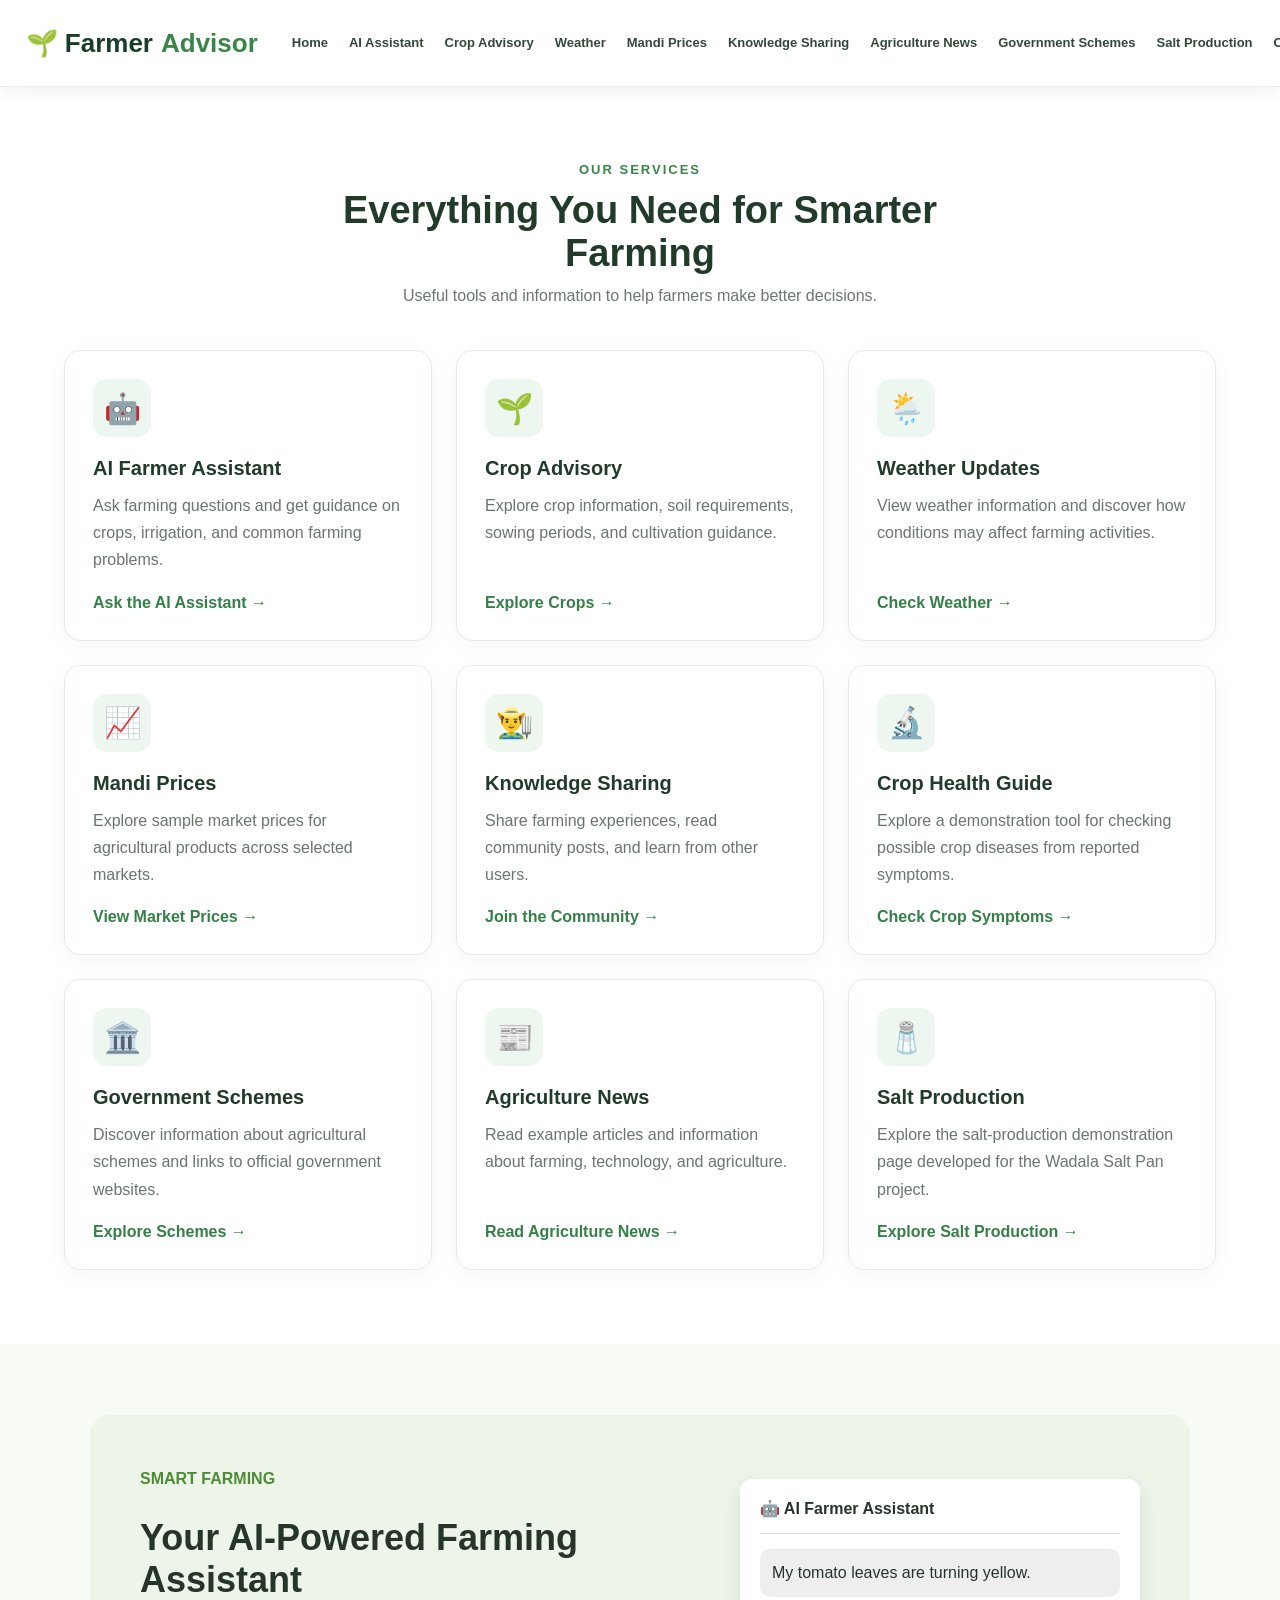
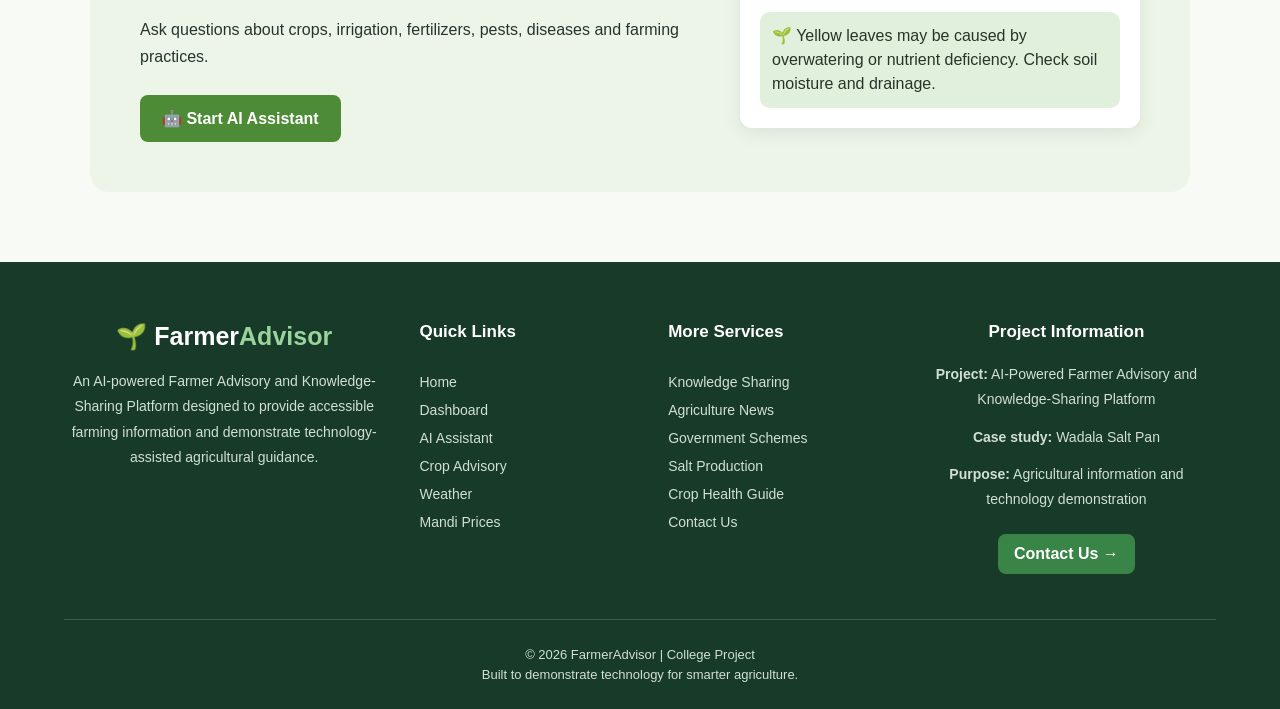
<file: index.html>
<!DOCTYPE html>
<html lang="en">
<head>
    <meta charset="UTF-8">
    <meta name="viewport" content="width=device-width, initial-scale=1.0">

    <title>Farmer Advisory Platform</title>

    <link rel="stylesheet" href="style.css">
</head>

<body>

    <!-- Navigation Bar -->
    

<header class="site-header">
    <div class="nav-container">

        <a href="index.html" class="brand">
            🌱 Farmer<span class="brand-green">Advisor</span>
        </a>

        <button class="menu-toggle" id="menuToggle"
                aria-label="Toggle navigation"
                aria-expanded="false">☰</button>

        <nav class="main-nav" id="mainNav">
            <a href="index.html">Home</a>
            <a href="ai-assistant.html">AI Assistant</a>
            <a href="crop-advisory.html">Crop Advisory</a>
            <a href="weather.html">Weather</a>
            <a href="mandi.html">Mandi Prices</a>
            <a href="knowledge-sharing.html">Knowledge Sharing</a>
            <a href="news.html">Agriculture News</a>
            <a href="schemes.html">Government Schemes</a>
            <a href="salt-production.html">Salt Production</a>
            <a href="contact.html">Contact</a>

            <div class="nav-auth">
                <a href="login.html" class="login-btn">Login</a>
                <a href="register.html" class="register-btn">Register</a>
            </div>
        </nav>

    </div>
</header>





   
<!-- FARMER PLATFORM FEATURES -->
<section class="features" id="features">
    <div class="section-title">
        <p>OUR SERVICES</p>
        <h2>Everything You Need for Smarter Farming</h2>
        <p class="section-description">
            Useful tools and information to help farmers make better decisions.
        </p>
    </div>

    <div class="feature-container">

        <div class="feature-card">
            <div class="icon">🤖</div>
            <h3>AI Farmer Assistant</h3>
            <p>Ask farming questions and get guidance on crops, irrigation, and common farming problems.</p>
            <a href="ai-assistant.html">Ask the AI Assistant →</a>
        </div>

        <div class="feature-card">
            <div class="icon">🌱</div>
            <h3>Crop Advisory</h3>
            <p>Explore crop information, soil requirements, sowing periods, and cultivation guidance.</p>
            <a href="crop-advisory.html">Explore Crops →</a>
        </div>

        <div class="feature-card">
            <div class="icon">🌦️</div>
            <h3>Weather Updates</h3>
            <p>View weather information and discover how conditions may affect farming activities.</p>
            <a href="weather.html">Check Weather →</a>
        </div>

        <div class="feature-card">
            <div class="icon">📈</div>
            <h3>Mandi Prices</h3>
            <p>Explore sample market prices for agricultural products across selected markets.</p>
            <a href="mandi.html">View Market Prices →</a>
        </div>

        <div class="feature-card">
            <div class="icon">👨‍🌾</div>
            <h3>Knowledge Sharing</h3>
            <p>Share farming experiences, read community posts, and learn from other users.</p>
            <a href="knowledge-sharing.html">Join the Community →</a>
        </div>

        <div class="feature-card">
            <div class="icon">🔬</div>
            <h3>Crop Health Guide</h3>
            <p>Explore a demonstration tool for checking possible crop diseases from reported symptoms.</p>
            <a href="disease-detection.html">Check Crop Symptoms →</a>
        </div>

        <div class="feature-card">
            <div class="icon">🏛️</div>
            <h3>Government Schemes</h3>
            <p>Discover information about agricultural schemes and links to official government websites.</p>
            <a href="schemes.html">Explore Schemes →</a>
        </div>

        <div class="feature-card">
            <div class="icon">📰</div>
            <h3>Agriculture News</h3>
            <p>Read example articles and information about farming, technology, and agriculture.</p>
            <a href="news.html">Read Agriculture News →</a>
        </div>

        <div class="feature-card">
            <div class="icon">🧂</div>
            <h3>Salt Production</h3>
            <p>Explore the salt-production demonstration page developed for the Wadala Salt Pan project.</p>
            <a href="salt-production.html">Explore Salt Production →</a>
        </div>

    </div>
</section>


    <!-- AI Section -->
    <section class="ai-section">

        <div class="ai-content">

            <p>SMART FARMING</p>

            <h2>
                Your AI-Powered
                Farming Assistant
            </h2>

            <p>
                Ask questions about crops, irrigation, fertilizers,
                pests, diseases and farming practices.
            </p>

            <a href="ai-assistant.html" class="primary-btn">
                🤖 Start AI Assistant
            </a>

        </div>

        <div class="ai-box">

            <div class="chat-header">
                🤖 AI Farmer Assistant
            </div>

            <div class="chat-message farmer">
                My tomato leaves are turning yellow.
            </div>

            <div class="chat-message ai">
                🌱 Yellow leaves may be caused by overwatering
                or nutrient deficiency. Check soil moisture
                and drainage.
            </div>

        </div>

    </section>


   
<!-- WEBSITE FOOTER -->
<footer class="site-footer" id="contact">
    <div class="footer-container">

        <div class="footer-about">
            <a href="index.html" class="footer-logo">
                🌱 Farmer<span>Advisor</span>
            </a>
            <p>
                An AI-powered Farmer Advisory and Knowledge-Sharing Platform
                designed to provide accessible farming information and
                demonstrate technology-assisted agricultural guidance.
            </p>
        </div>

        <div class="footer-links">
            <h3>Quick Links</h3>
            <a href="index.html">Home</a>
            <a href="dashboard.html">Dashboard</a>
            <a href="ai-assistant.html">AI Assistant</a>
            <a href="crop-advisory.html">Crop Advisory</a>
            <a href="weather.html">Weather</a>
            <a href="mandi.html">Mandi Prices</a>
        </div>

        <div class="footer-links">
            <h3>More Services</h3>
            <a href="knowledge-sharing.html">Knowledge Sharing</a>
            <a href="news.html">Agriculture News</a>
            <a href="schemes.html">Government Schemes</a>
            <a href="salt-production.html">Salt Production</a>
            <a href="disease-detection.html">Crop Health Guide</a>
            <a href="contact.html">Contact Us</a>
        </div>

        <div class="footer-contact">
            <h3>Project Information</h3>
            <p><strong>Project:</strong> AI-Powered Farmer Advisory and Knowledge-Sharing Platform</p>
            <p><strong>Case study:</strong> Wadala Salt Pan</p>
            <p><strong>Purpose:</strong> Agricultural information and technology demonstration</p>
            <a href="contact.html" class="footer-contact-btn">Contact Us →</a>
        </div>

    </div>

    <div class="footer-bottom">
        <p>
            © 2026 FarmerAdvisor | College Project
        </p>
        <p>Built to demonstrate technology for smarter agriculture.</p>
    </div>
</footer>


    <script src="script.js"></script>

</body>
</html>
</file>
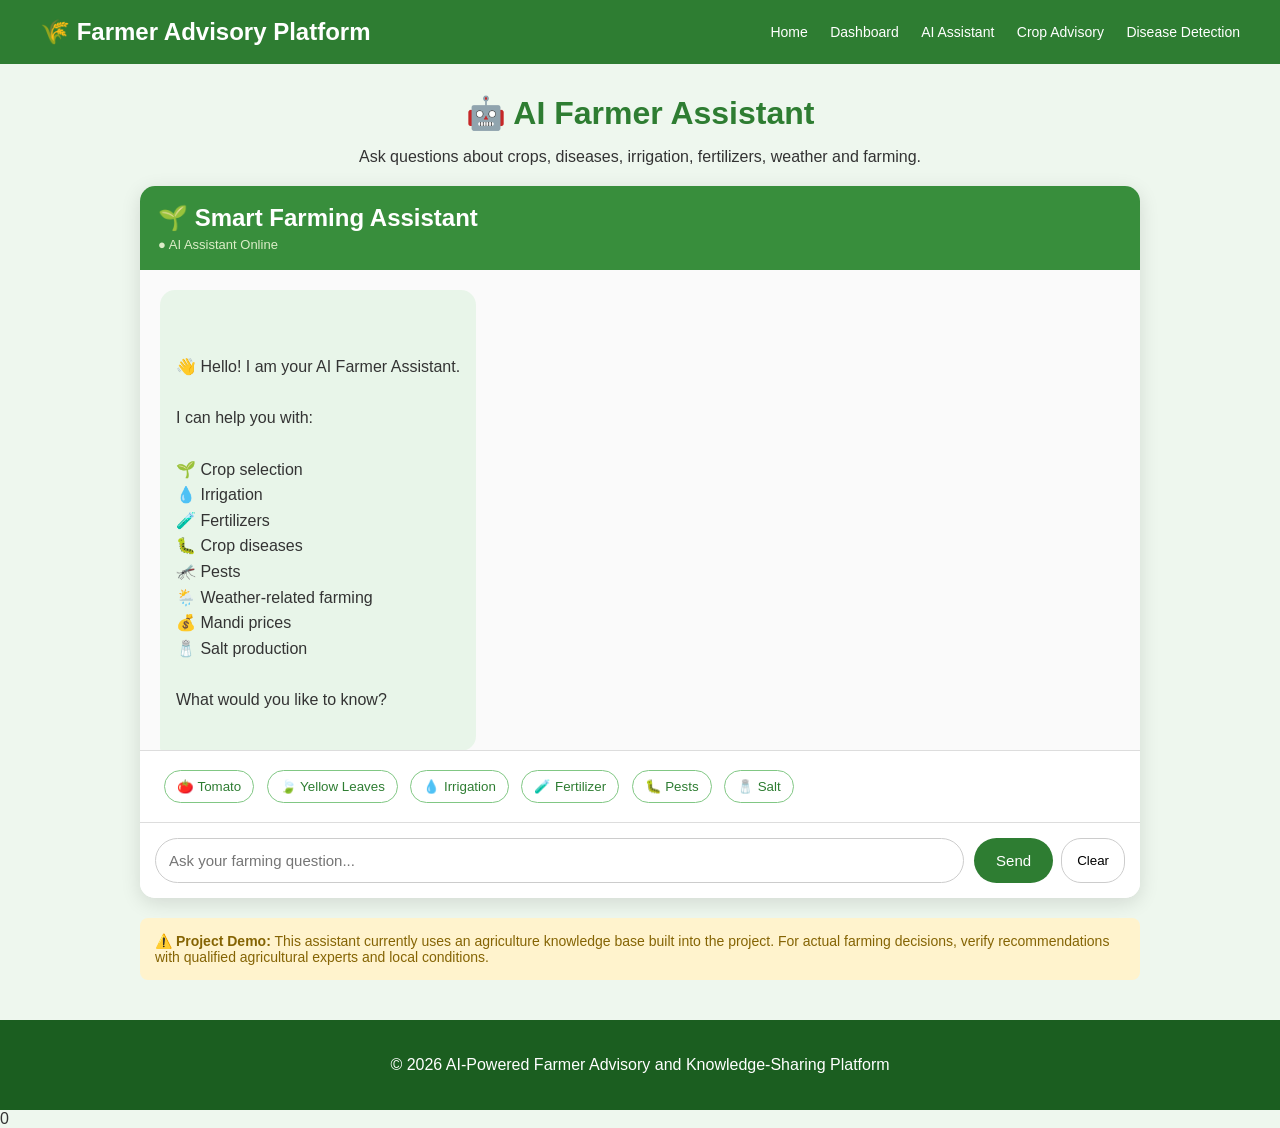
<file: ai-assistant.html>
<!DOCTYPE html>
<html lang="en">

<head>

    <meta charset="UTF-8">

    <meta name="viewport" content="width=device-width, initial-scale=1.0">

    <title>AI Farmer Assistant</title>


    <style>

        * {
            box-sizing: border-box;
        }


        body {
            margin: 0;
            font-family: Arial, sans-serif;
            background: #eef7ee;
            color: #333;
        }


        /* HEADER */

        header {
            background: #2e7d32;
            color: white;
            padding: 18px 40px;
        }


        nav {
            display: flex;
            justify-content: space-between;
            align-items: center;
        }


        nav h2 {
            margin: 0;
        }


        nav a {
            color: white;
            text-decoration: none;
            margin-left: 18px;
            font-size: 14px;
        }


        /* MAIN */

        .container {
            width: 95%;
            max-width: 1000px;
            margin: 30px auto;
        }


        .title {
            text-align: center;
            margin-bottom: 20px;
        }


        .title h1 {
            color: #2e7d32;
            margin-bottom: 8px;
        }


        /* CHAT BOX */

        .chat-container {
            background: white;
            border-radius: 15px;
            overflow: hidden;
            box-shadow: 0 5px 20px rgba(0,0,0,0.12);
        }


        .chat-header {
            background: #388e3c;
            color: white;
            padding: 18px;
        }


        .chat-header h2 {
            margin: 0 0 5px 0;
        }


        .online {
            font-size: 13px;
            color: #dcedc8;
        }


        /* CHAT MESSAGES */

        .chat-box {
            height: 480px;
            padding: 20px;
            overflow-y: auto;
            background: #fafafa;
        }


        .message {
            display: flex;
            margin-bottom: 15px;
        }


        .message.user {
            justify-content: flex-end;
        }


        .message.bot {
            justify-content: flex-start;
        }


        .bubble {
            max-width: 75%;
            padding: 13px 16px;
            border-radius: 15px;
            line-height: 1.6;
            white-space: pre-line;
        }


        .bot .bubble {
            background: #e8f5e9;
            border-bottom-left-radius: 3px;
        }


        .user .bubble {
            background: #2e7d32;
            color: white;
            border-bottom-right-radius: 3px;
        }


        /* TYPING */

        .typing {
            display: none;
            padding: 10px 20px;
            color: #777;
            font-size: 14px;
        }


        /* SUGGESTIONS */

        .suggestions {
            padding: 15px 20px;
            border-top: 1px solid #ddd;
            background: white;
        }


        .suggestions button {
            width: auto;
            margin: 4px;
            padding: 8px 12px;
            border: 1px solid #81c784;
            background: white;
            color: #2e7d32;
            border-radius: 20px;
            cursor: pointer;
        }


        .suggestions button:hover {
            background: #e8f5e9;
        }


        /* INPUT */

        .input-area {
            display: flex;
            padding: 15px;
            border-top: 1px solid #ddd;
            background: white;
        }


        .input-area input {
            flex: 1;
            padding: 13px;
            border: 1px solid #ccc;
            border-radius: 25px;
            font-size: 15px;
            outline: none;
        }


        .send-btn {
            margin-left: 10px;
            padding: 12px 22px;
            border: none;
            border-radius: 25px;
            background: #2e7d32;
            color: white;
            cursor: pointer;
            font-size: 15px;
        }


        .send-btn:hover {
            background: #1b5e20;
        }


        .clear-btn {
            margin-left: 8px;
            padding: 10px 15px;
            border: 1px solid #ccc;
            background: white;
            border-radius: 20px;
            cursor: pointer;
        }


        /* INFO */

        .info {
            margin-top: 20px;
            padding: 15px;
            background: #fff3cd;
            color: #856404;
            border-radius: 8px;
            font-size: 14px;
        }


        footer {
            margin-top: 40px;
            background: #1b5e20;
            color: white;
            text-align: center;
            padding: 20px;
        }


        @media (max-width: 700px) {

            header {
                padding: 15px;
            }

            nav {
                flex-direction: column;
                gap: 15px;
            }

            nav a {
                margin: 5px;
            }

            .chat-box {
                height: 450px;
            }

            .bubble {
                max-width: 90%;
            }

        }

    </style>

</head>


<body>


<header>

    <nav>

        <h2>🌾 Farmer Advisory Platform</h2>

        <div>

            <a href="index.html">Home</a>

            <a href="dashboard.html">Dashboard</a>

            <a href="ai-assistant.html">AI Assistant</a>

            <a href="crop-advisory.html">Crop Advisory</a>

            <a href="disease-detection.html">Disease Detection</a>

        </div>

    </nav>

</header>



<div class="container">


    <div class="title">

        <h1>🤖 AI Farmer Assistant</h1>

        <p>
            Ask questions about crops, diseases, irrigation, fertilizers,
            weather and farming.
        </p>

    </div>



    <div class="chat-container">


        <div class="chat-header">

            <h2>🌱 Smart Farming Assistant</h2>

            <div class="online">
                ● AI Assistant Online
            </div>

        </div>



        <div id="chatBox" class="chat-box">


            <div class="message bot">

                <div class="bubble">

                    👋 Hello! I am your AI Farmer Assistant.

                    I can help you with:

                    🌱 Crop selection
                    💧 Irrigation
                    🧪 Fertilizers
                    🐛 Crop diseases
                    🦟 Pests
                    🌦️ Weather-related farming
                    💰 Mandi prices
                    🧂 Salt production

                    What would you like to know?

                </div>

            </div>


        </div>



        <div id="typing" class="typing">

            🤖 AI Assistant is typing...

        </div>



        <div class="suggestions">

            <button onclick="askQuestion('How should I care for tomato plants?')">
                🍅 Tomato
            </button>

            <button onclick="askQuestion('My crop leaves are turning yellow. What should I do?')">
                🍃 Yellow Leaves
            </button>

            <button onclick="askQuestion('How often should I irrigate my crop?')">
                💧 Irrigation
            </button>

            <button onclick="askQuestion('What fertilizer should I use?')">
                🧪 Fertilizer
            </button>

            <button onclick="askQuestion('How can I control pests?')">
                🐛 Pests
            </button>

            <button onclick="askQuestion('Tell me about salt production')">
                🧂 Salt
            </button>

        </div>



        <div class="input-area">

            <input
                type="text"
                id="userInput"
                placeholder="Ask your farming question..."
                onkeypress="handleEnter(event)"
            >


            <button
                class="send-btn"
                onclick="sendMessage()"
            >
                Send
            </button>


            <button
                class="clear-btn"
                onclick="clearChat()"
            >
                Clear
            </button>

        </div>


    </div>



    <div class="info">

        ⚠️ <b>Project Demo:</b>
        This assistant currently uses an agriculture knowledge base
        built into the project. For actual farming decisions, verify
        recommendations with qualified agricultural experts and local
        conditions.

    </div>


</div>



<footer>

    <p>
        © 2026 AI-Powered Farmer Advisory and Knowledge-Sharing Platform
    </p>

</footer>



<script>


/* ============================
   CHAT FUNCTIONS
============================ */


function addMessage(text, type) {

    var chatBox = document.getElementById("chatBox");


    var message = document.createElement("div");

    message.className = "message " + type;


    var bubble = document.createElement("div");

    bubble.className = "bubble";


    bubble.innerText = text;


    message.appendChild(bubble);

    chatBox.appendChild(message);


    chatBox.scrollTop = chatBox.scrollHeight;

}



/* ============================
   AI RESPONSE
============================ */


function getAIResponse(question) {

    var q = question.toLowerCase();


    /* TOMATO */

    if (q.includes("tomato")) {

        return `🍅 Tomato Advisory

Tomatoes generally need well-drained soil, adequate sunlight and regular but controlled irrigation.

🌱 Soil:
Well-drained loamy soil with good organic matter.

💧 Water:
Water regularly but avoid waterlogging.

🧪 Fertilizer:
Use balanced nutrients according to soil requirements.

🐛 Monitor:
Watch for fruit borer, aphids, whiteflies and leaf diseases.

If you tell me the age of your tomato crop and the symptoms you are seeing, I can give more specific guidance.`;

    }



    /* YELLOW LEAVES */

    if (
        q.includes("yellow leaf") ||
        q.includes("yellow leaves") ||
        q.includes("leaves yellow")
    ) {

        return `🍃 Yellow Leaves

Yellow leaves can have several possible causes:

1. 💧 Overwatering
2. 🧪 Nutrient deficiency
3. 🌱 Poor soil drainage
4. 🦠 Disease
5. 🐛 Pest damage

First check the soil moisture and inspect the leaves carefully.

If older leaves become yellow first, nutrient deficiency may be one possibility.

Tell me:
• Which crop?
• Are the older or newer leaves yellow?
• How often do you water?

Then I can narrow down the possible causes.`;

    }



    /* IRRIGATION */

    if (
        q.includes("water") ||
        q.includes("irrigation") ||
        q.includes("watering")
    ) {

        return `💧 Irrigation Advisory

The correct irrigation frequency depends on the crop, soil type, temperature and growth stage.

General recommendations:

🌱 Sandy soil → may need more frequent irrigation.

🌱 Clay soil → holds water longer.

🌱 Hot weather → crops may need closer monitoring.

🌧️ After rainfall → check soil moisture before irrigating again.

Avoid excessive irrigation because waterlogging can damage roots.

Tell me your crop and soil type for a more specific recommendation.`;

    }



    /* FERTILIZER */

    if (
        q.includes("fertilizer") ||
        q.includes("fertiliser") ||
        q.includes("npk")
    ) {

        return `🧪 Fertilizer Advisory

Plants require nutrients such as:

• Nitrogen (N)
• Phosphorus (P)
• Potassium (K)

Nitrogen supports leaf and vegetative growth.

Phosphorus supports root development and flowering.

Potassium supports overall plant strength and crop quality.

The correct fertilizer quantity depends on the crop and soil condition.

🌱 Best practice:
Use soil testing and follow locally recommended fertilizer doses rather than applying excessive fertilizer.

Tell me your crop name and crop age, and I can explain the nutrient requirements.`;

    }



    /* PEST */

    if (
        q.includes("pest") ||
        q.includes("insect") ||
        q.includes("bug") ||
        q.includes("worm")
    ) {

        return `🐛 Pest Management

First identify the pest before selecting any control method.

Common farming pests include:

🦟 Aphids
🪰 Whiteflies
🐛 Caterpillars
🪲 Beetles
🦟 Thrips

Integrated Pest Management (IPM) can include:

1. Regular crop inspection
2. Removing heavily affected plant parts
3. Maintaining field hygiene
4. Using biological controls where appropriate
5. Using pesticides only when necessary and according to the label

If you tell me the crop and describe the insect, I can help identify the likely problem.`;

    }



    /* DISEASE */

    if (
        q.includes("disease") ||
        q.includes("fungus") ||
        q.includes("fungal") ||
        q.includes("spot") ||
        q.includes("infection")
    ) {

        return `🦠 Crop Disease Advisory

Common signs of crop disease can include:

🍃 Leaf spots
🟡 Yellowing
🟤 Brown patches
🥀 Wilting
🍂 Leaf drying
🌱 Abnormal plant growth

Before treatment, identify the crop and symptoms.

Please tell me:

1. Crop name
2. Plant age
3. Main symptom
4. Whether the problem is on leaves, stem, roots or fruit

You can also use the Disease Detection page of this project for a basic demonstration.`;

    }



    /* WEATHER */

    if (
        q.includes("weather") ||
        q.includes("rain") ||
        q.includes("temperature") ||
        q.includes("hot") ||
        q.includes("cold")
    ) {

        return `🌦️ Weather Advisory

Weather can affect irrigation, spraying, sowing and harvesting.

🌧️ Before heavy rain:
Avoid unnecessary irrigation and protect harvested produce.

☀️ During very hot weather:
Monitor soil moisture and crop stress.

💨 During strong winds:
Check plants, supports and structures.

🌡️ During temperature changes:
Monitor sensitive crops carefully.

For real-time weather information, the Weather Advisory module can later be connected to a live weather API.

Tell me your location and crop for a more useful weather-related recommendation.`;

    }



    /* MANDI */

    if (
        q.includes("mandi") ||
        q.includes("market price") ||
        q.includes("price") ||
        q.includes("sell")
    ) {

        return `💰 Mandi Advisory

Mandi prices can change every day based on:

• Supply and demand
• Crop quality
• Market location
• Season
• Transportation
• Arrival quantity

Our Mandi Prices module will be used to display crop prices.

For the project demonstration, we can later connect it to a market-price data source.

Tell me which crop you want to check.`;

    }



    /* SALT */

    if (
        q.includes("salt") ||
        q.includes("salt production") ||
        q.includes("salt pan")
    ) {

        return `🧂 Salt Production Advisory

Salt production generally depends on:

☀️ Sunlight
💨 Evaporation
🌧️ Rainfall
💧 Brine concentration
🌊 Water management
🧂 Crystallization

For our Wadala Salt Pan project, useful records can include:

• Daily production
• Monthly production
• Yearly production
• Salt stock
• Water/brine information
• Weather conditions
• Production cost
• Sales

The Salt Production module will be one dedicated section of our platform.`;

    }



    /* CROP */

    if (
        q.includes("crop") ||
        q.includes("plant") ||
        q.includes("farming") ||
        q.includes("agriculture")
    ) {

        return `🌾 Farming Advisory

I can help you with:

🍅 Tomato
🌾 Rice
🌾 Wheat
🧅 Onion
🌿 Cotton

I can also help with:

💧 Irrigation
🧪 Fertilizers
🐛 Pests
🦠 Diseases
🌦️ Weather
💰 Market prices
🧂 Salt production

Please ask a specific question, such as:

"My tomato leaves are yellow."

or

"How much water does rice need?"`;

    }



    /* GREETING */

    if (
        q.includes("hello") ||
        q.includes("hi") ||
        q.includes("hey") ||
        q.includes("namaste")
    ) {

        return `👋 Hello!

Welcome to the AI Farmer Assistant.

I'm here to help with farming-related questions.

You can ask me about crops, irrigation, fertilizers, diseases, pests, weather, mandi prices or salt production.

What would you like help with today?`;

    }



    /* THANK YOU */

    if (
        q.includes("thank") ||
        q.includes("thanks")
    ) {

        return `😊 You're welcome!

I'm happy to help.

If you have another farming question, just ask me. 🌱`;

    }



    /* DEFAULT */

    return `🤖 I understand that you have a farming-related question.

I can currently help with:

🌱 Crop Advisory
💧 Irrigation
🧪 Fertilizers
🐛 Pests
🦠 Diseases
🌦️ Weather
💰 Mandi Prices
🧂 Salt Production

Try asking something like:

"My tomato leaves are turning yellow."

or

"How often should I water wheat?"

or

"What fertilizer is needed for rice?"`;

}



/* ============================
   SEND MESSAGE
============================ */


function sendMessage() {

    var input = document.getElementById("userInput");

    var question = input.value.trim();


    if (question === "") {

        return;

    }


    addMessage(question, "user");


    input.value = "";


    document.getElementById("typing").style.display = "block";


    setTimeout(function() {

        var response = getAIResponse(question);


        document.getElementById("typing").style.display = "none";


        addMessage(response, "bot");


    }, 800);

}

async function sendMessage() {
    const input = document.getElementById("userInput");
    const typing = document.getElementById("typing");

    const question = input.value.trim();

    if (!question) {
        return;
    }

    addMessage(question, "user");
    input.value = "";

    typing.style.display = "block";

    try {
        const response = await fetch("http://localhost:5000/api/assistant", {
            method: "POST",
            headers: {
                "Content-Type": "application/json"
            },
            body: JSON.stringify({
                question: question
            })
        });

        const data = await response.json();

        if (!response.ok) {
            throw new Error(data.answer || "Unable to get a response.");
        }

        addMessage(data.answer, "bot");

    } catch (error) {
        console.error("Backend connection error:", error);

        addMessage(
            "Sorry, I could not connect to the backend. Please make sure the FarmerAdvisor server is running on port 5000 and try again.",
            "bot"
        );

    } finally {
        typing.style.display = "none";
    }
}



/* ============================
   QUICK QUESTIONS
============================ */


function askQuestion(question) {

    document.getElementById("userInput").value = question;

    sendMessage();

}



/* ============================
   ENTER KEY
============================ */


function handleEnter(event) {

    if (event.key === "Enter") {

        sendMessage();

    }

}



/* ============================
   CLEAR CHAT
============================ */


function clearChat() {

    var chatBox = document.getElementById("chatBox");


    chatBox.innerHTML = `

        <div class="message bot">

            <div class="bubble">

                👋 Hello! I am your AI Farmer Assistant.

                How can I help you today? 🌱

            </div>

        </div>

    `;

}

</script>


</body>

</html>0
</file>
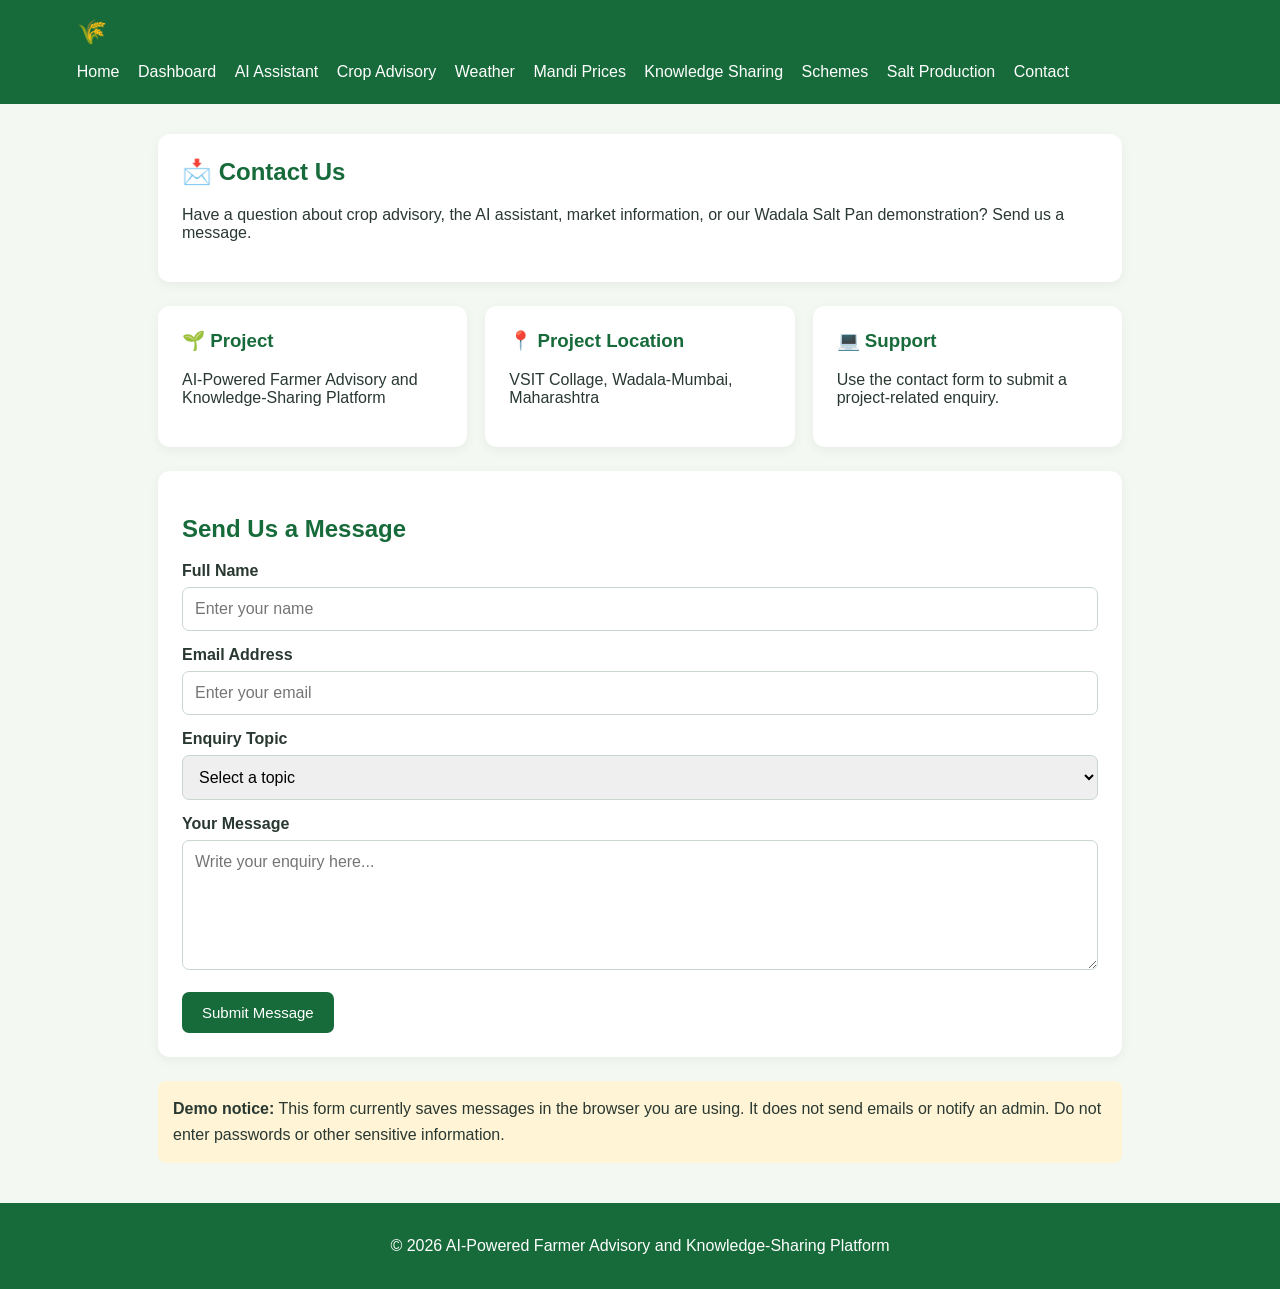
<file: contact.html>
<!DOCTYPE html>
<html lang="en">
<head>
    <meta charset="UTF-8">
    <meta name="viewport" content="width=device-width, initial-scale=1.0">
    <title>Contact Us | Farmer Advisory Platform</title>

    <style>
        * { box-sizing: border-box; }

        body {
            margin: 0;
            font-family: Arial, sans-serif;
            background: #f3f8f2;
            color: #293831;
        }

        header {
            background: #176b3a;
            color: white;
            padding: 18px 6%;
        }

        header h2 { margin: 0 0 12px; }

        nav a {
            color: white;
            text-decoration: none;
            margin-right: 14px;
            display: inline-block;
            padding: 5px 0;
        }

        .container {
            max-width: 1000px;
            margin: 30px auto;
            padding: 0 18px;
        }

        .hero, .contact-card, .form-card {
            background: white;
            padding: 24px;
            border-radius: 12px;
            box-shadow: 0 3px 12px #0000000d;
        }

        .hero { margin-bottom: 24px; }

        h1, h2 { color: #176b3a; }

        .hero h1 { margin-top: 0; }

        .contact-grid {
            display: grid;
            grid-template-columns: repeat(auto-fit, minmax(220px, 1fr));
            gap: 18px;
            margin-bottom: 24px;
        }

        .contact-card h3 {
            margin-top: 0;
            color: #176b3a;
        }

        label {
            display: block;
            font-weight: bold;
            margin: 15px 0 7px;
        }

        input, select, textarea {
            width: 100%;
            padding: 12px;
            border: 1px solid #cbd7cd;
            border-radius: 7px;
            font: inherit;
        }

        textarea {
            min-height: 130px;
            resize: vertical;
        }

        button {
            background: #176b3a;
            color: white;
            border: none;
            padding: 12px 20px;
            border-radius: 7px;
            cursor: pointer;
            margin-top: 18px;
            font-size: 15px;
        }

        button:hover { background: #10552d; }

        .message {
            margin-top: 15px;
            padding: 12px;
            background: #e7f3e9;
            border-radius: 7px;
            line-height: 1.5;
        }

        .notice {
            background: #fff4d6;
            padding: 15px;
            border-radius: 8px;
            margin-top: 24px;
            line-height: 1.6;
        }

        footer {
            background: #176b3a;
            color: white;
            text-align: center;
            padding: 18px;
            margin-top: 40px;
        }

        @media (max-width: 600px) {
            header { padding: 18px; }
            .hero, .contact-card, .form-card { padding: 17px; }
        }
    </style>
</head>

<body>

<header>
    <h2>🌾 Farmer Advisory Platform</h2>
    <nav>
        <a href="index.html">Home</a>
        <a href="dashboard.html">Dashboard</a>
        <a href="ai-assistant.html">AI Assistant</a>
        <a href="crop-advisory.html">Crop Advisory</a>
        <a href="weather.html">Weather</a>
        <a href="mandi.html">Mandi Prices</a>
        <a href="knowledge-sharing.html">Knowledge Sharing</a>
        <a href="schemes.html">Schemes</a>
        <a href="salt-production.html">Salt Production</a>
        <a href="contact.html">Contact</a>
    </nav>
</header>

<main class="container">

    <section class="hero">
        <h1>📩 Contact Us</h1>
        <p>
            Have a question about crop advisory, the AI assistant, market
            information, or our Wadala Salt Pan demonstration? Send us a message.
        </p>
    </section>

    <section class="contact-grid">
        <div class="contact-card">
            <h3>🌱 Project</h3>
            <p>AI-Powered Farmer Advisory and Knowledge-Sharing Platform</p>
        </div>

        <div class="contact-card">
            <h3>📍 Project Location</h3>
            <p>VSIT Collage, Wadala-Mumbai, Maharashtra</p>
        </div>

        <div class="contact-card">
            <h3>💻 Support</h3>
            <p>Use the contact form to submit a project-related enquiry.</p>
        </div>
    </section>

    <section class="form-card">
        <h2>Send Us a Message</h2>

        <form id="contactForm">
            <label for="name">Full Name</label>
            <input type="text" id="name" maxlength="80"
                   placeholder="Enter your name" required>

            <label for="email">Email Address</label>
            <input type="email" id="email" maxlength="150"
                   placeholder="Enter your email" required>

            <label for="topic">Enquiry Topic</label>
            <select id="topic" required>
                <option value="">Select a topic</option>
                <option>AI Farmer Assistant</option>
                <option>Crop Advisory</option>
                <option>Disease Detection</option>
                <option>Weather Advisory</option>
                <option>Mandi Prices</option>
                <option>Government Schemes</option>
                <option>Salt Production</option>
                <option>Other</option>
            </select>

            <label for="message">Your Message</label>
            <textarea id="message" maxlength="2000"
                      placeholder="Write your enquiry here..."
                      required></textarea>

            <button type="submit">Submit Message</button>

            <div id="responseMessage" class="message" hidden></div>
        </form>
    </section>

    <div class="notice">
        <strong>Demo notice:</strong> This form currently saves messages in
        the browser you are using. It does not send emails or notify an admin.
        Do not enter passwords or other sensitive information.
    </div>

</main>

<footer>
    <p>© 2026 AI-Powered Farmer Advisory and Knowledge-Sharing Platform</p>
</footer>

<script>
    const CONTACT_KEY = "farmerContactMessages";

    document.getElementById("contactForm").addEventListener("submit", function(event) {
        event.preventDefault();

        const contact = {
            name: document.getElementById("name").value.trim(),
            email: document.getElementById("email").value.trim(),
            topic: document.getElementById("topic").value,
            message: document.getElementById("message").value.trim(),
            date: new Date().toLocaleString()
        };

        if (!contact.name || !contact.email ||
            !contact.topic || !contact.message) {
            alert("Please complete all fields.");
            return;
        }

        let messages;

        try {
            messages = JSON.parse(localStorage.getItem(CONTACT_KEY) || "[]");
            if (!Array.isArray(messages)) messages = [];

            messages.push(contact);
            localStorage.setItem(CONTACT_KEY, JSON.stringify(messages));
        } catch (error) {
            alert("Unable to save the message in browser storage.");
            return;
        }

        const response = document.getElementById("responseMessage");
        response.textContent =
            "Your message has been saved in this browser for the project demo. It has not been emailed or sent to an administrator.";
        response.hidden = false;

        this.reset();
    });
</script>

</body>
</html>
</file>
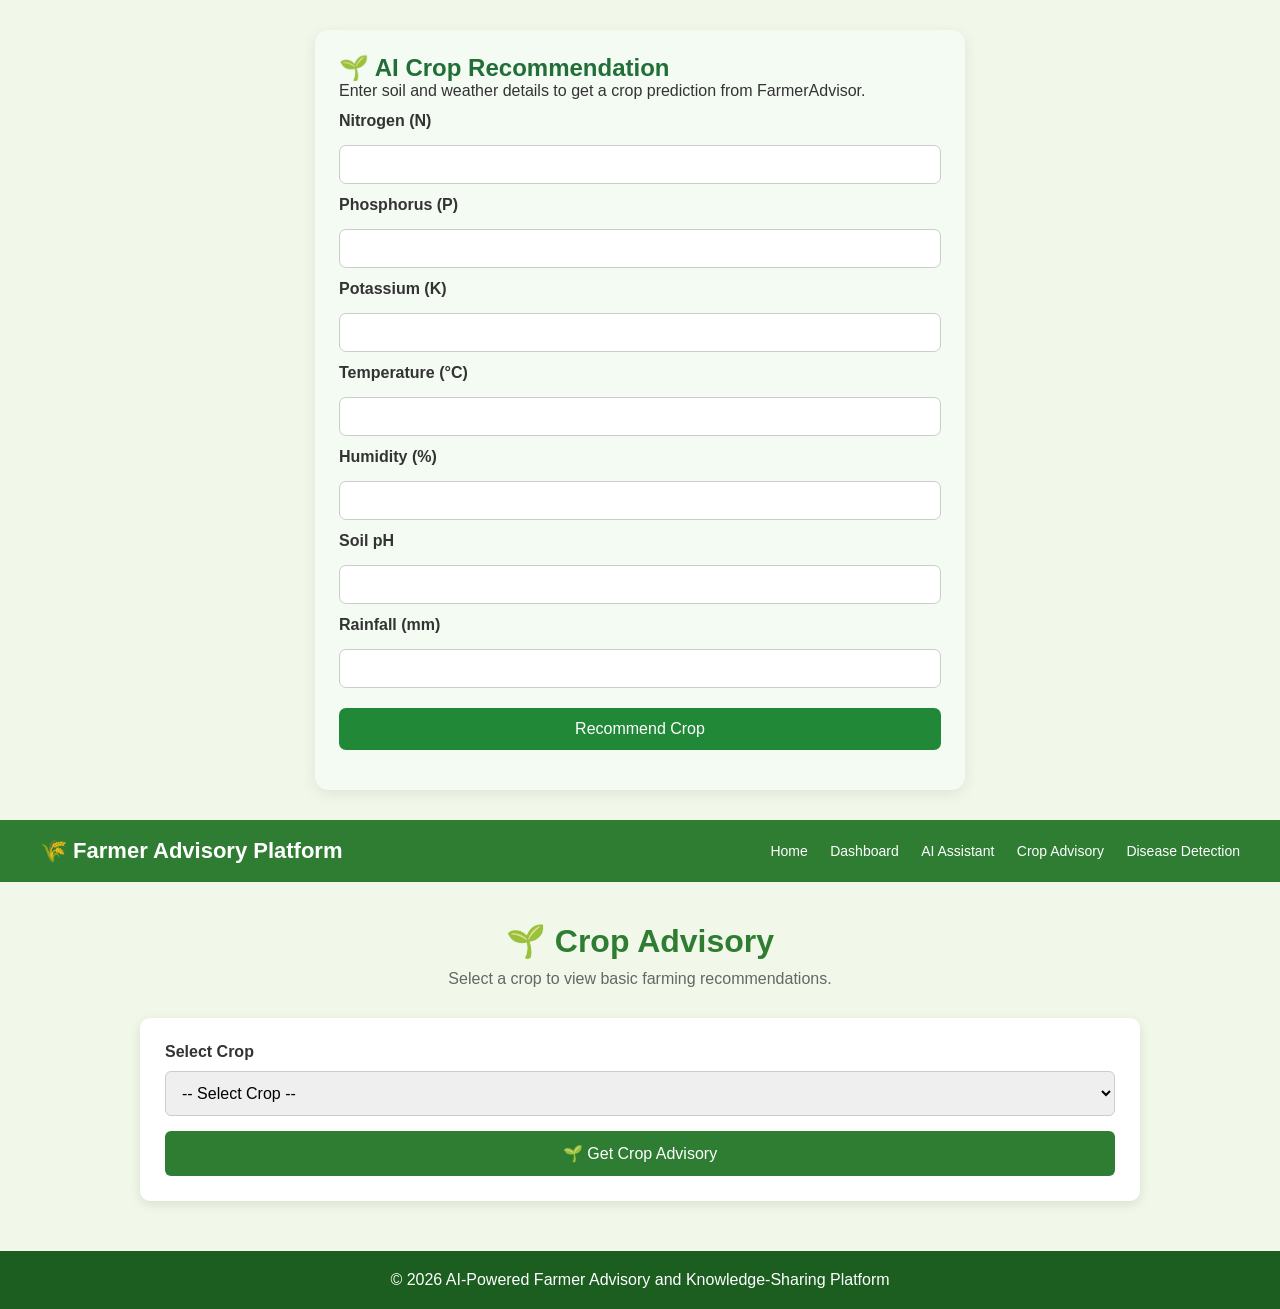
<file: crop-advisory.html>
<!DOCTYPE html>
<html lang="en">
<head>
    <meta charset="UTF-8">
    <meta name="viewport" content="width=device-width, initial-scale=1.0">

    <title>Crop Advisory - Farmer Advisory Platform</title>

    <style>
        * {
            box-sizing: border-box;
            margin: 0;
            padding: 0;
            font-family: Arial, sans-serif;
        }

        body {
            background: #f1f8e9;
            color: #333;
        }

        header {
            background: #2e7d32;
            color: white;
            padding: 18px 40px;
        }

        nav {
            display: flex;
            justify-content: space-between;
            align-items: center;
        }

        nav h2 {
            font-size: 22px;
        }

        nav a {
            color: white;
            text-decoration: none;
            margin-left: 18px;
            font-size: 14px;
        }

        nav a:hover {
            text-decoration: underline;
        }

        .container {
            width: 90%;
            max-width: 1000px;
            margin: 40px auto;
        }

        .heading {
            text-align: center;
            margin-bottom: 30px;
        }

        .heading h1 {
            color: #2e7d32;
            margin-bottom: 10px;
        }

        .heading p {
            color: #666;
        }

        .selection-box {
            background: white;
            padding: 25px;
            border-radius: 10px;
            box-shadow: 0 3px 12px rgba(0,0,0,0.1);
            margin-bottom: 25px;
        }

        label {
            display: block;
            font-weight: bold;
            margin-bottom: 10px;
        }

        select {
            width: 100%;
            padding: 12px;
            border: 1px solid #ccc;
            border-radius: 6px;
            font-size: 16px;
        }

        button {
            width: 100%;
            padding: 13px;
            margin-top: 15px;
            border: none;
            border-radius: 6px;
            background: #2e7d32;
            color: white;
            font-size: 16px;
            cursor: pointer;
        }

        button:hover {
            background: #1b5e20;
        }

        #advisory {
            display: none;
        }

        .advisory-title {
            background: #2e7d32;
            color: white;
            padding: 20px;
            border-radius: 10px 10px 0 0;
        }

        .advisory-title h2 {
            margin-bottom: 5px;
        }

        .info-grid {
            display: grid;
            grid-template-columns: repeat(2, 1fr);
            gap: 15px;
            margin-top: 15px;
        }

        .info-card {
            background: white;
            padding: 20px;
            border-radius: 8px;
            box-shadow: 0 2px 8px rgba(0,0,0,0.08);
        }

        .info-card h3 {
            color: #2e7d32;
            margin-bottom: 10px;
        }

        .info-card p {
            line-height: 1.6;
        }

        .note {
            margin-top: 20px;
            padding: 15px;
            background: #fff3cd;
            color: #856404;
            border-radius: 8px;
        }

        footer {
            margin-top: 50px;
            background: #1b5e20;
            color: white;
            text-align: center;
            padding: 20px;
        }

        @media (max-width: 700px) {

            header {
                padding: 15px;
            }

            nav {
                flex-direction: column;
                gap: 15px;
            }

            nav a {
                margin: 5px;
            }

            .info-grid {
                grid-template-columns: 1fr;
            }
        }
    </style>
</head>

<body>

<section class="crop-ai-section">
    <h2>🌱 AI Crop Recommendation</h2>
    <p>Enter soil and weather details to get a crop prediction from FarmerAdvisor.</p>

    <form id="cropForm">
        <label for="N">Nitrogen (N)</label>
        <input type="number" id="N" name="N" min="0" step="any" required>

        <label for="P">Phosphorus (P)</label>
        <input type="number" id="P" name="P" min="0" step="any" required>

        <label for="K">Potassium (K)</label>
        <input type="number" id="K" name="K" min="0" step="any" required>

        <label for="temperature">Temperature (°C)</label>
        <input type="number" id="temperature" name="temperature" step="any" required>

        <label for="humidity">Humidity (%)</label>
        <input type="number" id="humidity" name="humidity" min="0" max="100" step="any" required>

        <label for="ph">Soil pH</label>
        <input type="number" id="ph" name="ph" min="0" max="14" step="any" required>

        <label for="rainfall">Rainfall (mm)</label>
        <input type="number" id="rainfall" name="rainfall" min="0" step="any" required>

        <button type="submit" id="recommendBtn">Recommend Crop</button>
    </form>

    <p id="cropResult" role="status" aria-live="polite"></p>
</section>

<style>
.crop-ai-section {
    max-width: 650px;
    margin: 30px auto;
    padding: 24px;
    border-radius: 14px;
    background: #f4fbf3;
    box-shadow: 0 4px 15px rgba(0, 0, 0, 0.08);
}
.crop-ai-section h2 {
    color: #216e39;
}
.crop-ai-section label {
    display: block;
    margin-top: 12px;
    font-weight: 600;
}
.crop-ai-section input {
    width: 100%;
    box-sizing: border-box;
    padding: 11px;
    margin-top: 5px;
    border: 1px solid #ccc;
    border-radius: 7px;
}
.crop-ai-section button {
    margin-top: 20px;
    padding: 12px 18px;
    background: #218838;
    color: white;
    border: none;
    border-radius: 7px;
    cursor: pointer;
}
#cropResult {
    margin-top: 16px;
    font-weight: 600;
}
</style>

<header>

    <nav>

        <h2>🌾 Farmer Advisory Platform</h2>

        <div>
            <a href="index.html">Home</a>
            <a href="dashboard.html">Dashboard</a>
            <a href="ai-assistant.html">AI Assistant</a>
            <a href="crop-advisory.html">Crop Advisory</a>
            <a href="disease-detection.html">Disease Detection</a>
        </div>

    </nav>

</header>


<div class="container">

    <div class="heading">

        <h1>🌱 Crop Advisory</h1>

        <p>
            Select a crop to view basic farming recommendations.
        </p>

    </div>


    <div class="selection-box">

        <label for="crop">
            Select Crop
        </label>

        <select id="crop">

            <option value="">
                -- Select Crop --
            </option>

            <option value="tomato">
                Tomato
            </option>

            <option value="rice">
                Rice
            </option>

            <option value="wheat">
                Wheat
            </option>

            <option value="onion">
                Onion
            </option>

            <option value="cotton">
                Cotton
            </option>

        </select>

        <button onclick="showAdvisory()">
            🌱 Get Crop Advisory
        </button>

    </div>


    <div id="advisory">

        <div class="advisory-title">

            <h2 id="cropName"></h2>

            <p>
                Basic crop information and advisory
            </p>

        </div>


        <div class="info-grid">

            <div class="info-card">

                <h3>🌍 Soil Requirement</h3>

                <p id="soil"></p>

            </div>


            <div class="info-card">

                <h3>🌡️ Temperature</h3>

                <p id="temperature"></p>

            </div>


            <div class="info-card">

                <h3>💧 Water Requirement</h3>

                <p id="water"></p>

            </div>


            <div class="info-card">

                <h3>🌾 Fertilizer</h3>

                <p id="fertilizer"></p>

            </div>


            <div class="info-card">

                <h3>🌱 Sowing Information</h3>

                <p id="sowing"></p>

            </div>


            <div class="info-card">

                <h3>🧺 Harvesting</h3>

                <p id="harvesting"></p>

            </div>


            <div class="info-card">

                <h3>🐛 Common Pests</h3>

                <p id="pests"></p>

            </div>


            <div class="info-card">

                <h3>💡 Advisory</h3>

                <p id="advice"></p>

            </div>

        </div>


        <div class="note">

            ⚠️ <b>Note:</b> This is a college-project demonstration.
            Actual farming decisions should consider local soil,
            climate, season and advice from agricultural experts.

        </div>

    </div>

</div>


<footer>

    <p>
        © 2026 AI-Powered Farmer Advisory and Knowledge-Sharing Platform
    </p>

</footer>


<script>

function showAdvisory() {

    const crop = document.getElementById("crop").value;

    if (crop === "") {

        alert("Please select a crop.");

        return;

    }


    let data = {};


    if (crop === "tomato") {

        data = {

            name: "🍅 Tomato",

            soil: "Well-drained loamy soil rich in organic matter.",

            temperature: "Approximately 18°C to 30°C.",

            water: "Regular irrigation is required. Avoid waterlogging.",

            fertilizer: "Use balanced NPK fertilizer along with organic manure based on soil requirements.",

            sowing: "Sowing season depends on the local climate. Seedlings are generally transplanted after suitable growth.",

            harvesting: "Generally begins around 60–90 days after transplanting depending on variety.",

            pests: "Fruit borer, aphids, whiteflies and leaf miners.",

            advice: "Monitor plants regularly and maintain proper spacing and irrigation."
        };

    }


    else if (crop === "rice") {

        data = {

            name: "🌾 Rice",

            soil: "Clayey or clay-loam soil with good water-holding capacity.",

            temperature: "Approximately 20°C to 35°C.",

            water: "Requires adequate water, especially during important growth stages.",

            fertilizer: "Balanced nitrogen, phosphorus and potassium according to soil requirements.",

            sowing: "Usually grown during the monsoon season in many parts of India.",

            harvesting: "Generally harvested when grains mature and turn golden yellow.",

            pests: "Stem borer, leaf folder and rice hopper.",

            advice: "Maintain proper water management and monitor the crop for pests."
        };

    }


    else if (crop === "wheat") {

        data = {

            name: "🌾 Wheat",

            soil: "Well-drained loamy soil is generally suitable.",

            temperature: "Approximately 15°C to 25°C during the growing season.",

            water: "Requires irrigation at important growth stages.",

            fertilizer: "Balanced NPK fertilizer based on soil testing.",

            sowing: "Generally sown during the winter/rabi season in India.",

            harvesting: "Usually harvested when the crop becomes mature and grains are dry.",

            pests: "Aphids, termites and armyworms.",

            advice: "Monitor soil moisture and inspect plants regularly for pests and diseases."
        };

    }


    else if (crop === "onion") {

        data = {

            name: "🧅 Onion",

            soil: "Well-drained sandy loam to loamy soil is suitable.",

            temperature: "Approximately 13°C to 25°C.",

            water: "Regular but moderate irrigation is required. Avoid waterlogging.",

            fertilizer: "Organic manure and balanced NPK based on soil requirements.",

            sowing: "Season varies according to the onion production region and variety.",

            harvesting: "Harvest when bulbs reach suitable size and the tops begin to fall over.",

            pests: "Thrips, onion maggot and other common field pests.",

            advice: "Maintain good drainage and monitor plants regularly for thrips and diseases."
        };

    }


    else if (crop === "cotton") {

        data = {

            name: "🌿 Cotton",

            soil: "Deep, well-drained black soil is suitable in many cotton-growing areas.",

            temperature: "Approximately 21°C to 30°C.",

            water: "Requires adequate moisture, especially during flowering and boll development.",

            fertilizer: "Balanced NPK and micronutrients according to soil testing.",

            sowing: "Usually sown during the monsoon season in many parts of India.",

            harvesting: "Bolls are harvested when they open and cotton becomes visible.",

            pests: "Cotton bollworm, aphids, whiteflies and jassids.",

            advice: "Regularly inspect the crop and use integrated pest management practices."
        };

    }


    document.getElementById("cropName").innerText = data.name;

    document.getElementById("soil").innerText = data.soil;

    document.getElementById("temperature").innerText = data.temperature;

    document.getElementById("water").innerText = data.water;

    document.getElementById("fertilizer").innerText = data.fertilizer;

    document.getElementById("sowing").innerText = data.sowing;

    document.getElementById("harvesting").innerText = data.harvesting;

    document.getElementById("pests").innerText = data.pests;

    document.getElementById("advice").innerText = data.advice;


    document.getElementById("advisory").style.display = "block";

}

</script>

</body>

<script>
document.getElementById("cropForm").addEventListener("submit", async function (event) {
    event.preventDefault();

    const result = document.getElementById("cropResult");
    const button = document.getElementById("recommendBtn");

    const fields = ["N", "P", "K", "temperature", "humidity", "ph", "rainfall"];
    const payload = {};

    for (const field of fields) {
        payload[field] = Number(document.getElementById(field).value);
    }

    result.textContent = "Analyzing soil and weather data...";
    button.disabled = true;

    try {
        const response = await fetch("http://localhost:5000/api/crop-recommendation", {
            method: "POST",
            headers: { "Content-Type": "application/json" },
            body: JSON.stringify(payload)
        });

        const data = await response.json();

        if (!response.ok || !data.success) {
            throw new Error(data.message || "Crop recommendation failed.");
        }

        result.textContent = "Recommended crop: " + data.recommendedCrop;
    } catch (error) {
        console.error(error);
        result.textContent = "Unable to get a recommendation. Check that the backend is running.";
    } finally {
        button.disabled = false;
    }
});
</script>

</html>
</file>
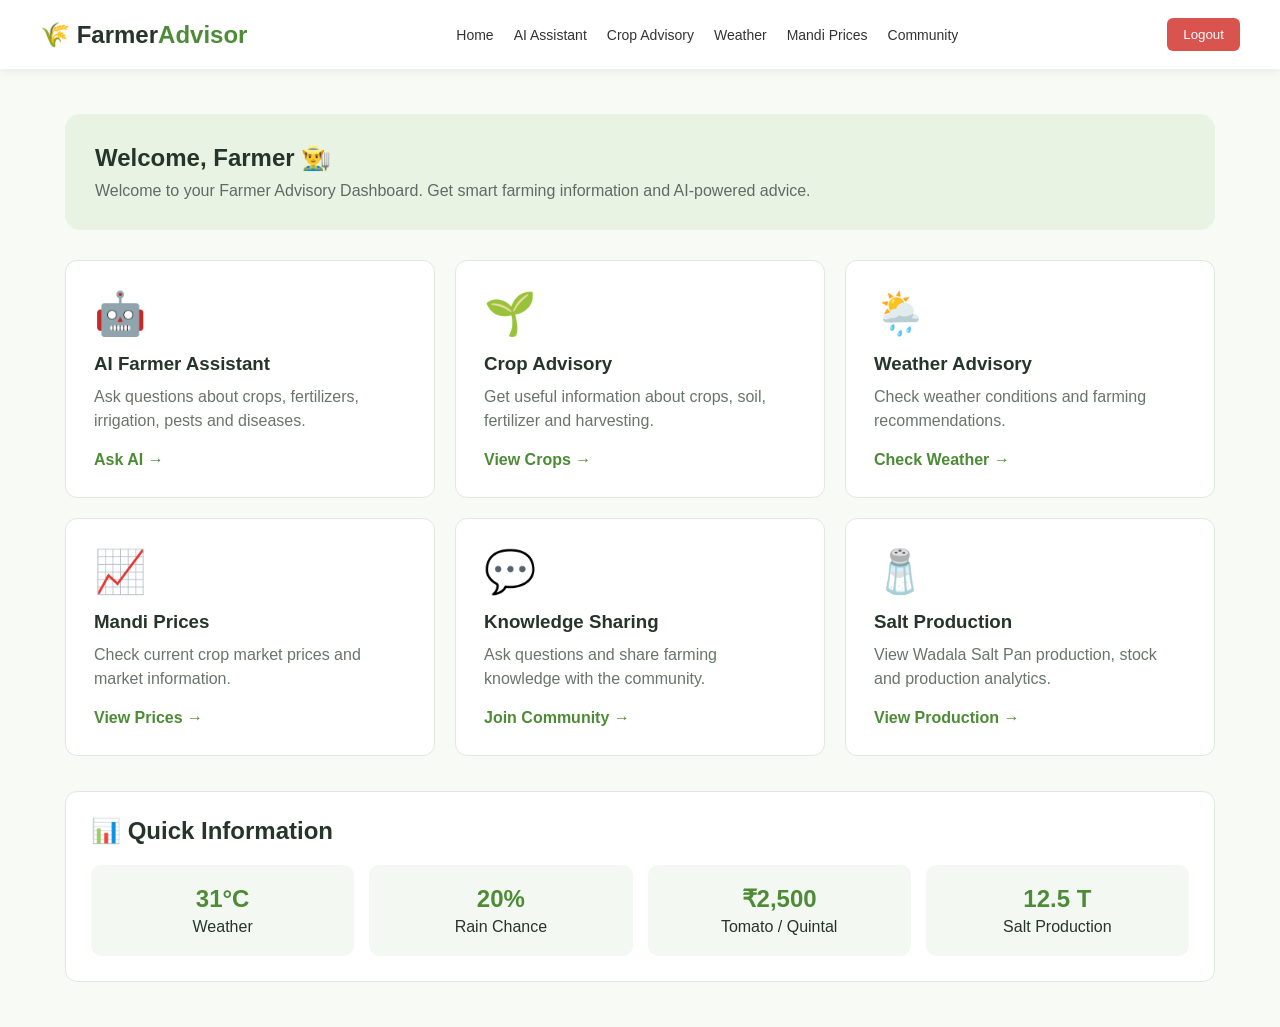
<file: dashboard.html>
<!DOCTYPE html>
<html lang="en">

<head>
    <meta charset="UTF-8">
    <meta name="viewport" content="width=device-width, initial-scale=1.0">

    <title>Farmer Dashboard - FarmerAdvisor</title>

    <link rel="stylesheet" href="style.css">

    <style>
        .dashboard {
            max-width: 1200px;
            margin: auto;
            padding: 45px 25px;
        }

        .welcome-box {
            background: #e8f3e3;
            padding: 30px;
            border-radius: 15px;
            margin-bottom: 30px;
        }

        .welcome-box h1 {
            margin-bottom: 10px;
        }

        .welcome-box p {
            color: #5f6c61;
        }

        .dashboard-grid {
            display: grid;
            grid-template-columns: repeat(3, 1fr);
            gap: 20px;
        }

        .dashboard-card {
            background: white;
            padding: 28px;
            border-radius: 12px;
            border: 1px solid #e1e8df;
            transition: 0.3s;
        }

        .dashboard-card:hover {
            transform: translateY(-5px);
            box-shadow: 0 8px 25px rgba(0,0,0,0.08);
        }

        .dashboard-icon {
            font-size: 42px;
            margin-bottom: 15px;
        }

        .dashboard-card h3 {
            margin-bottom: 10px;
        }

        .dashboard-card p {
            color: #69746c;
            line-height: 1.5;
            margin-bottom: 18px;
        }

        .dashboard-card a {
            text-decoration: none;
            color: #4d8b36;
            font-weight: bold;
        }

        .logout-btn {
            border: none;
            background: #d9534f;
            color: white;
            padding: 9px 16px;
            border-radius: 6px;
            cursor: pointer;
        }

        .quick-info {
            margin-top: 35px;
            background: white;
            border-radius: 12px;
            padding: 25px;
            border: 1px solid #e1e8df;
        }

        .quick-info h2 {
            margin-bottom: 20px;
        }

        .info-grid {
            display: grid;
            grid-template-columns: repeat(4, 1fr);
            gap: 15px;
        }

        .info-box {
            background: #f4f8f2;
            padding: 20px;
            border-radius: 10px;
            text-align: center;
        }

        .info-box strong {
            display: block;
            font-size: 24px;
            margin-bottom: 5px;
            color: #4d8b36;
        }

        @media (max-width: 900px) {
            .dashboard-grid {
                grid-template-columns: 1fr 1fr;
            }

            .info-grid {
                grid-template-columns: 1fr 1fr;
            }
        }

        @media (max-width: 600px) {
            .dashboard-grid {
                grid-template-columns: 1fr;
            }

            .info-grid {
                grid-template-columns: 1fr;
            }
        }
    </style>

</head>


<body>

<!-- NAVIGATION -->

<header>

    <nav class="navbar">

        <div class="logo">
            🌾 Farmer<span>Advisor</span>
        </div>

        <ul class="nav-links">

            <li>
                <a href="index.html">Home</a>
            </li>

            <li>
                <a href="ai-assistant.html">AI Assistant</a>
            </li>

            <li>
                <a href="crop-advisory.html">Crop Advisory</a>
            </li>

            <li>
                <a href="weather.html">Weather</a>
            </li>

            <li>
                <a href="mandi.html">Mandi Prices</a>
            </li>

            <li>
                <a href="knowledge-sharing.html">Community</a>
            </li>

        </ul>

        <button class="logout-btn" onclick="logout()">
            Logout
        </button>

    </nav>

</header>


<!-- DASHBOARD -->

<main class="dashboard">


    <!-- WELCOME -->

    <section class="welcome-box">

        <h1>
            Welcome, <span id="farmerName">Farmer</span> 👨‍🌾
        </h1>

        <p>
            Welcome to your Farmer Advisory Dashboard.
            Get smart farming information and AI-powered advice.
        </p>

    </section>


    <!-- DASHBOARD FEATURES -->

    <section class="dashboard-grid">


        <!-- AI -->

        <div class="dashboard-card">

            <div class="dashboard-icon">
                🤖
            </div>

            <h3>AI Farmer Assistant</h3>

            <p>
                Ask questions about crops, fertilizers,
                irrigation, pests and diseases.
            </p>

            <a href="ai-assistant.html">
                Ask AI →
            </a>

        </div>


        <!-- CROP -->

        <div class="dashboard-card">

            <div class="dashboard-icon">
                🌱
            </div>

            <h3>Crop Advisory</h3>

            <p>
                Get useful information about crops,
                soil, fertilizer and harvesting.
            </p>

            <a href="crop-advisory.html">
                View Crops →
            </a>

        </div>


        <!-- WEATHER -->

        <div class="dashboard-card">

            <div class="dashboard-icon">
                🌦️
            </div>

            <h3>Weather Advisory</h3>

            <p>
                Check weather conditions and
                farming recommendations.
            </p>

            <a href="weather.html">
                Check Weather →
            </a>

        </div>


        <!-- MANDI -->

        <div class="dashboard-card">

            <div class="dashboard-icon">
                📈
            </div>

            <h3>Mandi Prices</h3>

            <p>
                Check current crop market prices
                and market information.
            </p>

            <a href="mandi.html">
                View Prices →
            </a>

        </div>


        <!-- KNOWLEDGE -->

        <div class="dashboard-card">

            <div class="dashboard-icon">
                💬
            </div>

            <h3>Knowledge Sharing</h3>

            <p>
                Ask questions and share farming
                knowledge with the community.
            </p>

            <a href="knowledge-sharing.html">
                Join Community →
            </a>

        </div>


        <!-- SALT -->

        <div class="dashboard-card">

            <div class="dashboard-icon">
                🧂
            </div>

            <h3>Salt Production</h3>

            <p>
                View Wadala Salt Pan production,
                stock and production analytics.
            </p>

            <a href="salt-production.html">
                View Production →
            </a>

        </div>


    </section>


    <!-- QUICK INFORMATION -->

    <section class="quick-info">

        <h2>📊 Quick Information</h2>

        <div class="info-grid">

            <div class="info-box">

                <strong>31°C</strong>

                Weather

            </div>


            <div class="info-box">

                <strong>20%</strong>

                Rain Chance

            </div>


            <div class="info-box">

                <strong>₹2,500</strong>

                Tomato / Quintal

            </div>


            <div class="info-box">

                <strong>12.5 T</strong>

                Salt Production

            </div>

        </div>

    </section>


</main>


<!-- JAVASCRIPT -->

<script>

    // Get farmer name from registration

    const farmerName =
        localStorage.getItem("farmerName");


    if (farmerName) {

        document.getElementById("farmerName")
            .textContent = farmerName;

    }


    // Logout

    function logout() {

        localStorage.removeItem("loggedIn");

        window.location.href = "login.html";

    }

</script>


</body>

</html>
</file>
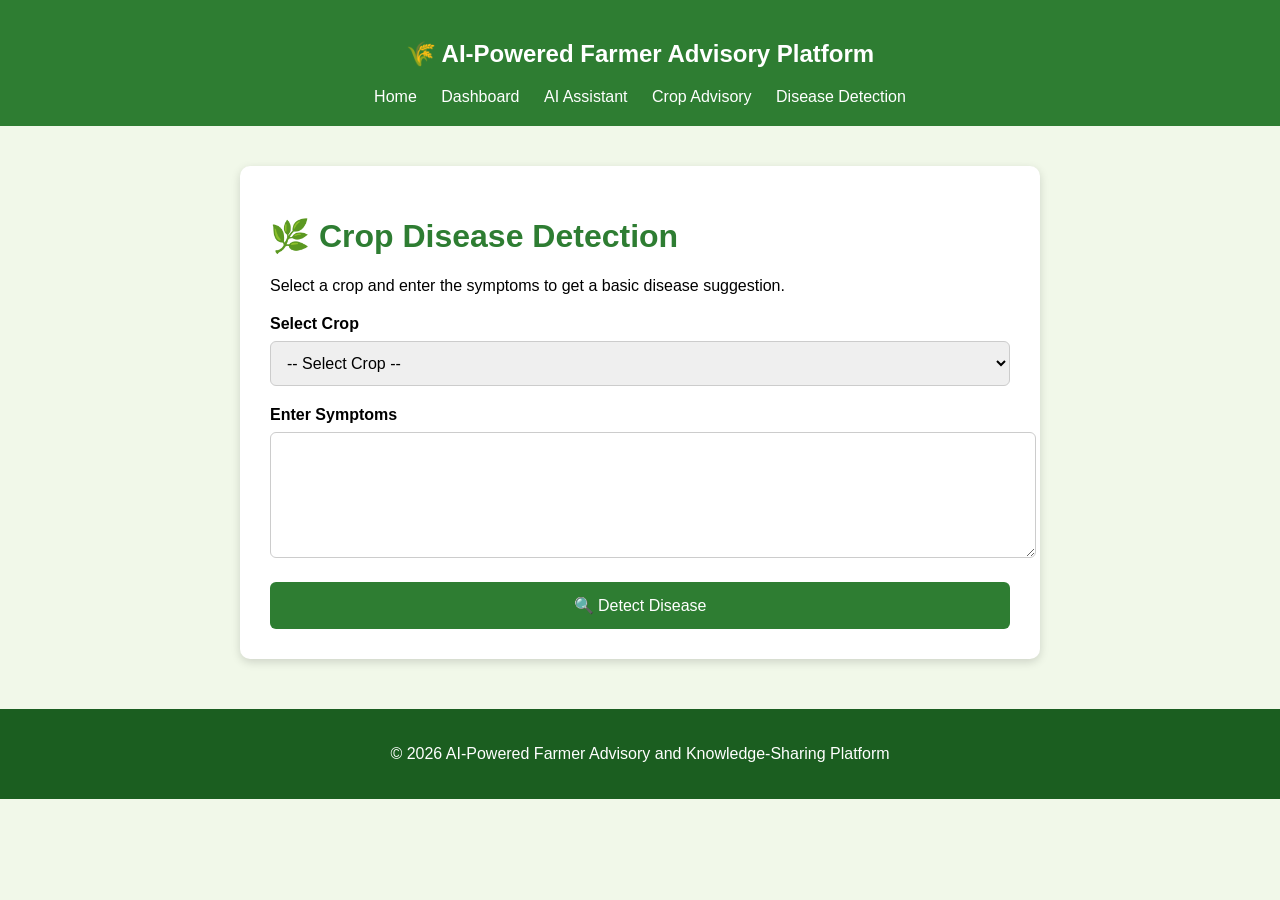
<file: disease-detection.html>
<!DOCTYPE html>
<html lang="en">
<head>
    <meta charset="UTF-8">
    <meta name="viewport" content="width=device-width, initial-scale=1.0">

    <title>Disease Detection</title>

    <style>
        body {
            font-family: Arial, sans-serif;
            background: #f1f8e9;
            margin: 0;
        }

        header {
            background: #2e7d32;
            color: white;
            padding: 20px;
            text-align: center;
        }

        nav {
            margin-top: 15px;
        }

        nav a {
            color: white;
            text-decoration: none;
            margin: 10px;
        }

        .container {
            width: 90%;
            max-width: 800px;
            margin: 40px auto;
        }

        .box {
            background: white;
            padding: 30px;
            border-radius: 10px;
            box-shadow: 0 3px 10px rgba(0,0,0,0.15);
        }

        h1 {
            color: #2e7d32;
        }

        label {
            display: block;
            font-weight: bold;
            margin-top: 20px;
            margin-bottom: 8px;
        }

        select,
        textarea {
            width: 100%;
            padding: 12px;
            border: 1px solid #ccc;
            border-radius: 6px;
            font-size: 16px;
        }

        textarea {
            height: 100px;
        }

        button {
            width: 100%;
            margin-top: 20px;
            padding: 14px;
            background: #2e7d32;
            color: white;
            border: none;
            border-radius: 6px;
            font-size: 16px;
            cursor: pointer;
        }

        button:hover {
            background: #1b5e20;
        }

        #result {
            display: none;
            margin-top: 25px;
            padding: 20px;
            background: #e8f5e9;
            border-left: 5px solid #2e7d32;
        }

        #result h2 {
            color: #2e7d32;
        }

        footer {
            margin-top: 50px;
            background: #1b5e20;
            color: white;
            text-align: center;
            padding: 20px;
        }
    </style>
</head>

<body>

<header>

    <h2>🌾 AI-Powered Farmer Advisory Platform</h2>

    <nav>
        <a href="index.html">Home</a>
        <a href="dashboard.html">Dashboard</a>
        <a href="ai-assistant.html">AI Assistant</a>
        <a href="crop-advisory.html">Crop Advisory</a>
        <a href="disease-detection.html">Disease Detection</a>
    </nav>

</header>


<div class="container">

    <div class="box">

        <h1>🌿 Crop Disease Detection</h1>

        <p>
            Select a crop and enter the symptoms to get a basic disease suggestion.
        </p>


        <label>Select Crop</label>

        <select id="crop">

            <option value="">-- Select Crop --</option>

            <option value="tomato">Tomato</option>

            <option value="rice">Rice</option>

            <option value="wheat">Wheat</option>

            <option value="onion">Onion</option>

            <option value="cotton">Cotton</option>

        </select>


        <label>Enter Symptoms</label>

        <textarea
            id="symptoms"
            placeholder="Example: brown spots on leaves">
        </textarea>


        <button onclick="detectDisease()">
            🔍 Detect Disease
        </button>


        <div id="result">

            <h2 id="diseaseName"></h2>

            <p>
                <b>Symptoms:</b>
                <span id="diseaseSymptoms"></span>
            </p>

            <p>
                <b>Suggested Treatment:</b>
                <span id="treatment"></span>
            </p>

            <p>
                <b>Prevention:</b>
                <span id="prevention"></span>
            </p>

            <p>
                ⚠️ This is a project demonstration. Please verify the
                result with an agriculture expert.
            </p>

        </div>

    </div>

</div>


<footer>

    <p>
        © 2026 AI-Powered Farmer Advisory and Knowledge-Sharing Platform
    </p>

</footer>


<script>

function detectDisease() {

    var crop = document.getElementById("crop").value;

    var symptoms = document.getElementById("symptoms").value.toLowerCase();

    if (crop === "" || symptoms.trim() === "") {

        alert("Please select a crop and enter symptoms.");

        return;
    }


    var disease = "";
    var treatment = "";
    var prevention = "";


    if (crop === "tomato") {

        if (symptoms.includes("brown") ||
            symptoms.includes("spot")) {

            disease = "Possible Tomato Leaf Spot";

            treatment =
                "Remove affected leaves and follow locally recommended disease-control practices.";

            prevention =
                "Maintain proper spacing and avoid excessive moisture on leaves.";

        } else {

            disease = "Possible Tomato Disease";

            treatment =
                "Inspect the plant and consult an agriculture expert.";

            prevention =
                "Maintain proper irrigation and field hygiene.";
        }
    }


    else if (crop === "rice") {

        disease = "Possible Rice Brown Spot";

        treatment =
            "Maintain balanced nutrition and follow recommended disease-management practices.";

        prevention =
            "Use healthy seeds and maintain proper water management.";
    }


    else if (crop === "wheat") {

        disease = "Possible Wheat Rust";

        treatment =
            "Monitor the crop and use locally recommended disease-management practices.";

        prevention =
            "Use suitable varieties and regularly inspect the crop.";
    }


    else if (crop === "onion") {

        disease = "Possible Onion Purple Blotch";

        treatment =
            "Remove heavily infected leaves and follow recommended disease-control practices.";

        prevention =
            "Maintain proper spacing, drainage and field hygiene.";
    }


    else if (crop === "cotton") {

        disease = "Possible Cotton Wilt";

        treatment =
            "Remove severely affected plants where appropriate and seek expert advice.";

        prevention =
            "Use healthy planting material and maintain proper soil management.";
    }


    document.getElementById("diseaseName").innerText = disease;

    document.getElementById("diseaseSymptoms").innerText =
        symptoms;

    document.getElementById("treatment").innerText =
        treatment;

    document.getElementById("prevention").innerText =
        prevention;

    document.getElementById("result").style.display = "block";

}

</script>

</body>
</html>
</file>
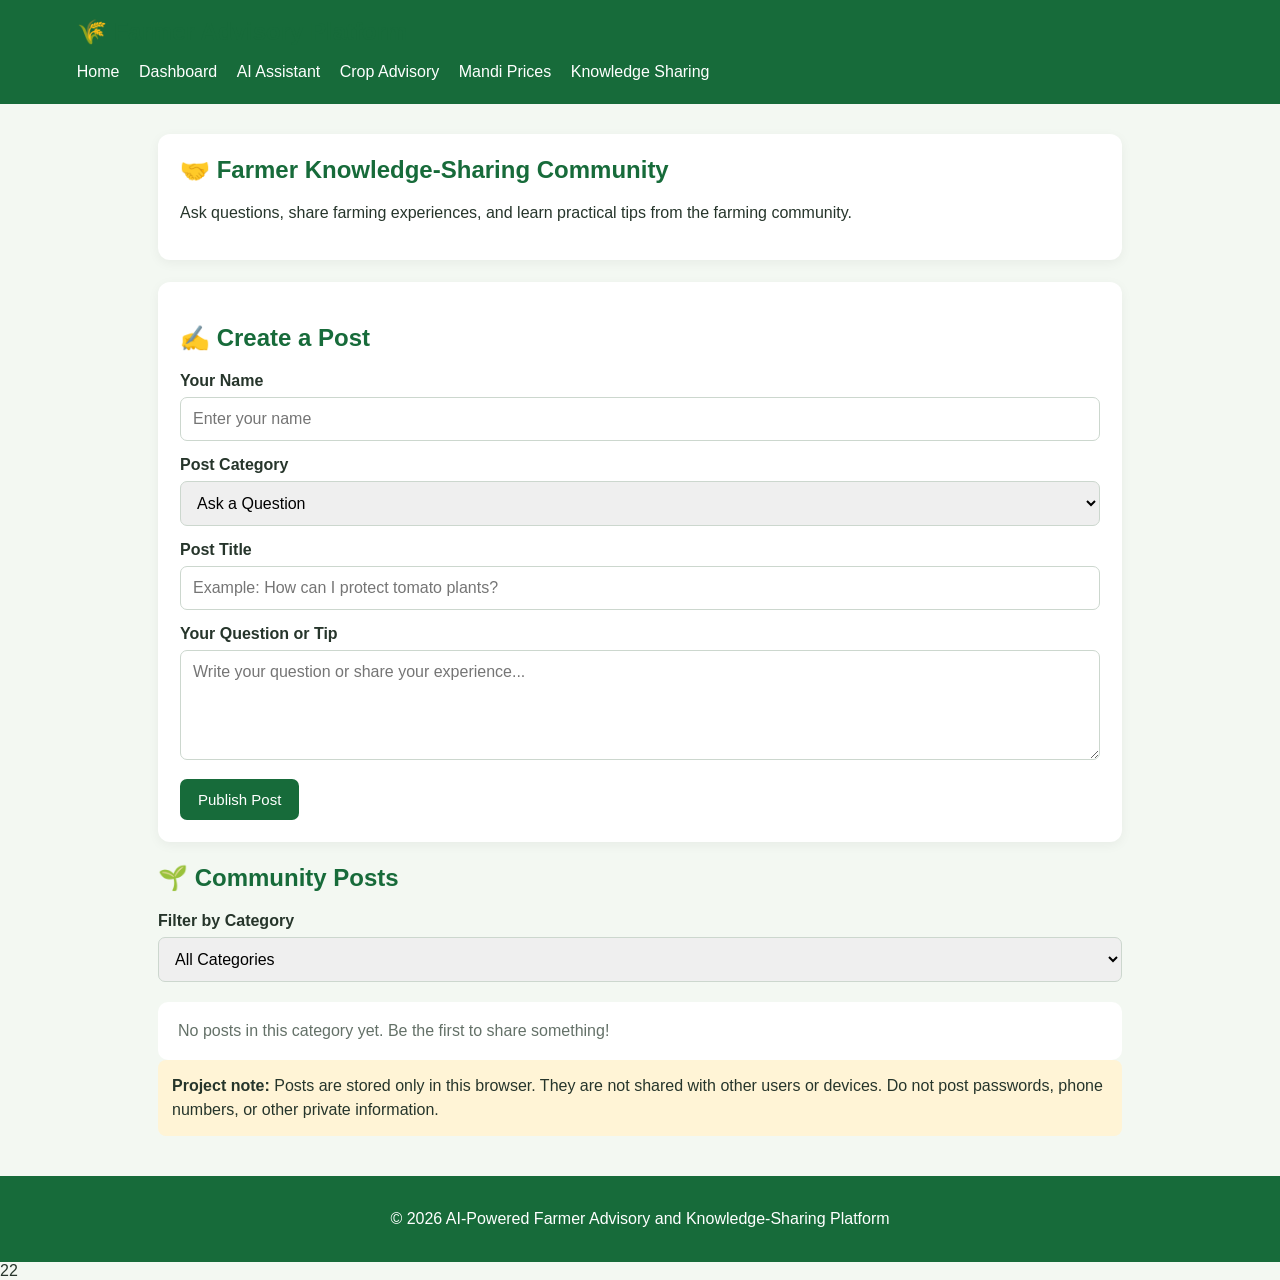
<file: knowledge-sharing.html>
<!DOCTYPE html>
<html lang="en">
<head>
    <meta charset="UTF-8">
    <meta name="viewport" content="width=device-width, initial-scale=1.0">
    <title>Knowledge Sharing | Farmer Advisory Platform</title>

    <style>
        * { box-sizing: border-box; }

        body {
            margin: 0;
            font-family: Arial, sans-serif;
            background: #f3f8f2;
            color: #26352b;
        }

        header {
            background: #176b3a;
            color: white;
            padding: 18px 6%;
        }

        header h2 { margin: 0 0 12px; }

        nav a {
            color: white;
            text-decoration: none;
            margin-right: 15px;
            display: inline-block;
            padding: 5px 0;
        }

        .container {
            max-width: 1000px;
            margin: 30px auto;
            padding: 0 18px;
        }

        .hero, .form-card, .post {
            background: white;
            padding: 22px;
            border-radius: 12px;
            margin-bottom: 22px;
            box-shadow: 0 3px 12px #0000000d;
        }

        h1, h2 { color: #176b3a; }

        .hero h1 { margin-top: 0; }

        label {
            display: block;
            font-weight: bold;
            margin: 15px 0 7px;
        }

        input, select, textarea {
            width: 100%;
            padding: 12px;
            border: 1px solid #ccd7ce;
            border-radius: 7px;
            font: inherit;
        }

        textarea {
            min-height: 110px;
            resize: vertical;
        }

        button {
            border: none;
            background: #176b3a;
            color: white;
            padding: 12px 18px;
            border-radius: 7px;
            cursor: pointer;
            font-size: 15px;
            margin-top: 15px;
        }

        button:hover { background: #10552d; }

        .delete-btn {
            background: #a52b2b;
            padding: 8px 12px;
            margin-top: 8px;
        }

        .post-meta {
            color: #69766c;
            font-size: 13px;
        }

        .post-content {
            white-space: pre-wrap;
            line-height: 1.6;
            overflow-wrap: anywhere;
        }

        .empty {
            background: white;
            padding: 20px;
            border-radius: 10px;
            color: #647168;
        }

        .notice {
            background: #fff4d6;
            padding: 14px;
            border-radius: 8px;
            line-height: 1.5;
        }

        footer {
            background: #176b3a;
            color: white;
            text-align: center;
            padding: 18px;
            margin-top: 40px;
        }

        @media (max-width: 600px) {
            header { padding: 18px; }
            .hero, .form-card, .post { padding: 16px; }
        }
    </style>
</head>

<body>

<header>
    <h2>🌾 Farmer Advisory Platform</h2>
    <nav>
        <a href="index.html">Home</a>
        <a href="dashboard.html">Dashboard</a>
        <a href="ai-assistant.html">AI Assistant</a>
        <a href="crop-advisory.html">Crop Advisory</a>
        <a href="mandi.html">Mandi Prices</a>
        <a href="knowledge-sharing.html">Knowledge Sharing</a>
    </nav>
</header>

<main class="container">

    <section class="hero">
        <h1>🤝 Farmer Knowledge-Sharing Community</h1>
        <p>
            Ask questions, share farming experiences, and learn practical
            tips from the farming community.
        </p>
    </section>

    <section class="form-card">
        <h2>✍️ Create a Post</h2>

        <form id="postForm">
            <label for="farmerName">Your Name</label>
            <input id="farmerName" maxlength="60"
                   placeholder="Enter your name" required>

            <label for="category">Post Category</label>
            <select id="category" required>
                <option value="Question">Ask a Question</option>
                <option value="Farming Tip">Farming Tip</option>
                <option value="Crop Disease">Crop Disease</option>
                <option value="Irrigation">Irrigation</option>
                <option value="Salt Production">Salt Production</option>
                <option value="Other">Other</option>
            </select>

            <label for="postTitle">Post Title</label>
            <input id="postTitle" maxlength="120"
                   placeholder="Example: How can I protect tomato plants?" required>

            <label for="postContent">Your Question or Tip</label>
            <textarea id="postContent" maxlength="2000"
                      placeholder="Write your question or share your experience..."
                      required></textarea>

            <button type="submit">Publish Post</button>
        </form>
    </section>

    <section>
        <h2>🌱 Community Posts</h2>

        <label for="filterCategory">Filter by Category</label>
        <select id="filterCategory" onchange="displayPosts()">
            <option value="All">All Categories</option>
            <option value="Question">Questions</option>
            <option value="Farming Tip">Farming Tips</option>
            <option value="Crop Disease">Crop Disease</option>
            <option value="Irrigation">Irrigation</option>
            <option value="Salt Production">Salt Production</option>
            <option value="Other">Other</option>
        </select>

        <div id="postsContainer" style="margin-top:20px;"></div>
    </section>

    <div class="notice">
        <strong>Project note:</strong> Posts are stored only in this browser.
        They are not shared with other users or devices. Do not post passwords,
        phone numbers, or other private information.
    </div>

</main>

<footer>
    <p>© 2026 AI-Powered Farmer Advisory and Knowledge-Sharing Platform</p>
</footer>

<script>
    const STORAGE_KEY = "farmerCommunityPosts";

    function getPosts() {
        try {
            const saved = JSON.parse(localStorage.getItem(STORAGE_KEY) || "[]");
            return Array.isArray(saved) ? saved : [];
        } catch (error) {
            return [];
        }
    }

    function savePosts(posts) {
        localStorage.setItem(STORAGE_KEY, JSON.stringify(posts));
    }

    document.getElementById("postForm").addEventListener("submit", function(event) {
        event.preventDefault();

        const name = document.getElementById("farmerName").value.trim();
        const category = document.getElementById("category").value;
        const title = document.getElementById("postTitle").value.trim();
        const content = document.getElementById("postContent").value.trim();

        if (!name || !title || !content) {
            alert("Please fill in all fields.");
            return;
        }

        const posts = getPosts();

        posts.unshift({
            id: Date.now().toString() + Math.random().toString(16).slice(2),
            name: name,
            category: category,
            title: title,
            content: content,
            date: new Date().toLocaleString()
        });

        try {
            savePosts(posts);
        } catch (error) {
            alert("Unable to save the post. Browser storage may be full.");
            return;
        }

        this.reset();
        displayPosts();
        alert("Your post has been published!");
    });

    function displayPosts() {
        const container = document.getElementById("postsContainer");
        const filter = document.getElementById("filterCategory").value;

        const posts = getPosts().filter(post =>
            filter === "All" || post.category === filter
        );

        container.replaceChildren();

        if (posts.length === 0) {
            const message = document.createElement("div");
            message.className = "empty";
            message.textContent =
                "No posts in this category yet. Be the first to share something!";
            container.appendChild(message);
            return;
        }

        posts.forEach(post => {
            const card = document.createElement("article");
            card.className = "post";

            const title = document.createElement("h3");
            title.textContent = post.title;

            const meta = document.createElement("p");
            meta.className = "post-meta";
            meta.textContent =
                "By " + post.name + " | " + post.category + " | " + post.date;

            const content = document.createElement("p");
            content.className = "post-content";
            content.textContent = post.content;

            card.append(title, meta, content);

            const deleteButton = document.createElement("button");
            deleteButton.className = "delete-btn";
            deleteButton.textContent = "Delete Post";
            deleteButton.type = "button";

            deleteButton.addEventListener("click", function() {
                if (confirm("Delete this post from this browser?")) {
                    const updatedPosts = getPosts().filter(
                        item => item.id !== post.id
                    );
                    savePosts(updatedPosts);
                    displayPosts();
                }
            });

            card.appendChild(deleteButton);
            container.appendChild(card);
        });
    }

    // Fill the name using the existing demo registration, if available.
    const savedName = localStorage.getItem("farmerName");
    if (savedName) {
        document.getElementById("farmerName").value = savedName;
    }

    displayPosts();
</script>

</body>
</html>
22
</file>
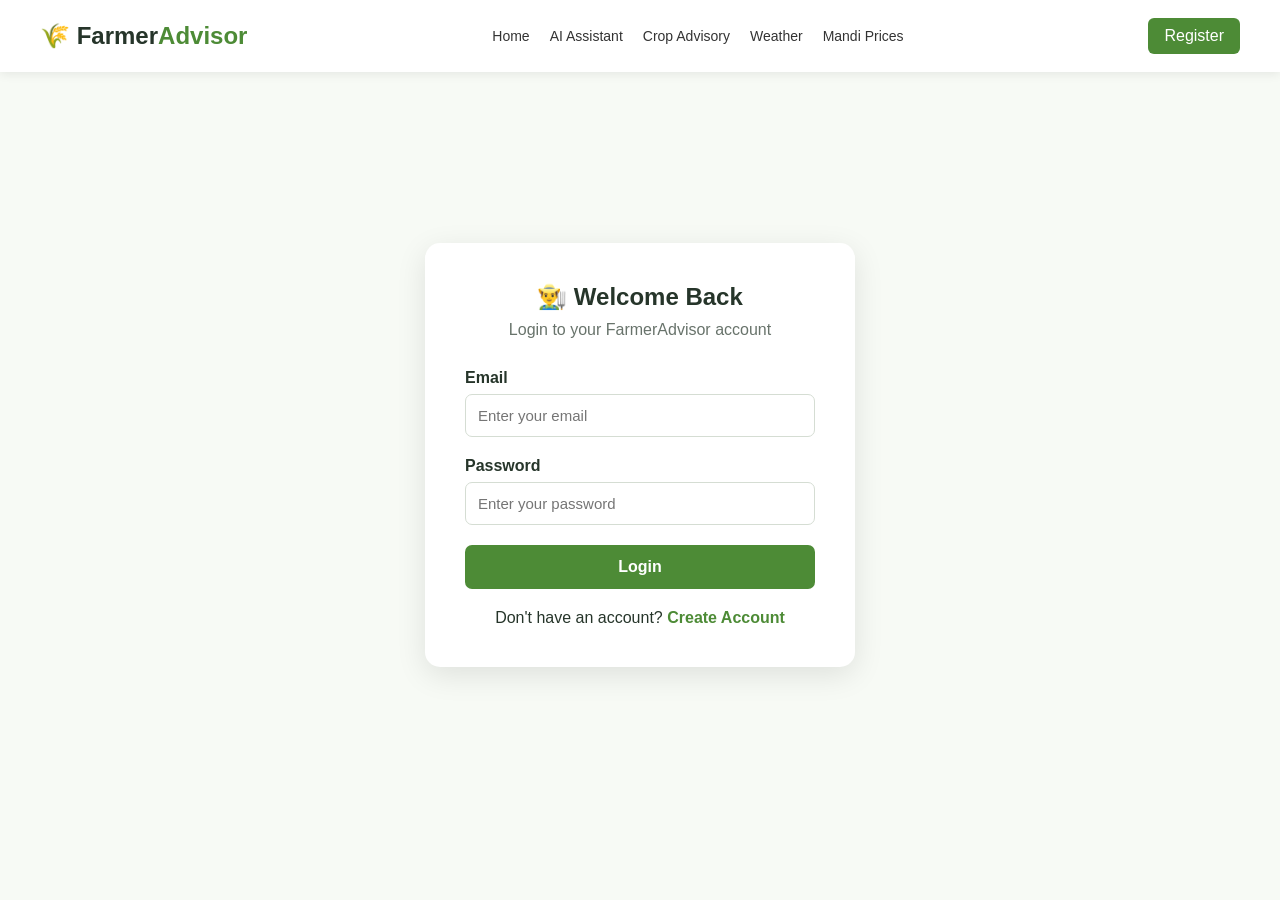
<file: login.html>
<!DOCTYPE html>
<html lang="en">

<head>

    <meta charset="UTF-8">
    <meta name="viewport" content="width=device-width, initial-scale=1.0">

    <title>Login - FarmerAdvisor</title>

    <link rel="stylesheet" href="style.css">

    <style>

        .auth-page {
            min-height: 85vh;
            display: flex;
            justify-content: center;
            align-items: center;
            padding: 50px 20px;
        }

        .auth-box {
            width: 430px;
            background: white;
            padding: 40px;
            border-radius: 15px;
            box-shadow: 0 8px 30px rgba(0,0,0,0.10);
        }

        .auth-box h2 {
            text-align: center;
            margin-bottom: 10px;
        }

        .subtitle {
            text-align: center;
            color: #68736b;
            margin-bottom: 30px;
        }

        .form-group {
            margin-bottom: 20px;
        }

        .form-group label {
            display: block;
            margin-bottom: 7px;
            font-weight: bold;
        }

        .form-group input {
            width: 100%;
            padding: 12px;
            border: 1px solid #d5ddd3;
            border-radius: 7px;
            font-size: 15px;
        }

        .form-group input:focus {
            outline: none;
            border-color: #4d8b36;
        }

        .auth-submit {
            width: 100%;
            padding: 13px;
            border: none;
            border-radius: 7px;
            background: #4d8b36;
            color: white;
            font-size: 16px;
            font-weight: bold;
            cursor: pointer;
        }

        .auth-submit:hover {
            background: #3d722c;
        }

        .auth-link {
            text-align: center;
            margin-top: 20px;
        }

        .auth-link a {
            color: #4d8b36;
            text-decoration: none;
            font-weight: bold;
        }

        .message {
            text-align: center;
            margin-bottom: 15px;
            font-weight: bold;
        }

    </style>

</head>


<body>

<header>

    <nav class="navbar">

        <div class="logo">
            🌾 Farmer<span>Advisor</span>
        </div>

        <ul class="nav-links">

            <li>
                <a href="index.html">Home</a>
            </li>

            <li>
                <a href="ai-assistant.html">AI Assistant</a>
            </li>

            <li>
                <a href="crop-advisory.html">Crop Advisory</a>
            </li>

            <li>
                <a href="weather.html">Weather</a>
            </li>

            <li>
                <a href="mandi.html">Mandi Prices</a>
            </li>

        </ul>

        <div class="auth-buttons">

            <a href="register.html" class="register-btn">
                Register
            </a>

        </div>

    </nav>

</header>


<section class="auth-page">

    <div class="auth-box">

        <h2>👨‍🌾 Welcome Back</h2>

        <p class="subtitle">
            Login to your FarmerAdvisor account
        </p>

        <div id="message" class="message"></div>

        <form id="loginForm">

            <div class="form-group">

                <label>Email</label>

                <input
                    type="email"
                    id="email"
                    placeholder="Enter your email"
                    required
                >

            </div>


            <div class="form-group">

                <label>Password</label>

                <input
                    type="password"
                    id="password"
                    placeholder="Enter your password"
                    required
                >

            </div>


            <button
                type="submit"
                class="auth-submit">

                Login

            </button>

        </form>


        <div class="auth-link">

            Don't have an account?

            <a href="register.html">
                Create Account
            </a>

        </div>

    </div>

</section>


<script>

document.getElementById("loginForm").addEventListener("submit", function(event) {

    event.preventDefault();

    const email =
        document.getElementById("email").value;

    const registeredEmail =
        localStorage.getItem("farmerEmail");

    if (email === registeredEmail) {

        localStorage.setItem("loggedIn", "true");

        document.getElementById("message").innerHTML =
            "✅ Login successful!";

        setTimeout(function() {

            window.location.href =
                "dashboard.html";

        }, 800);

    } else {

        document.getElementById("message").innerHTML =
            "❌ Account not found. Please register first.";

    }

});

</script>

</body>

</html>
</file>
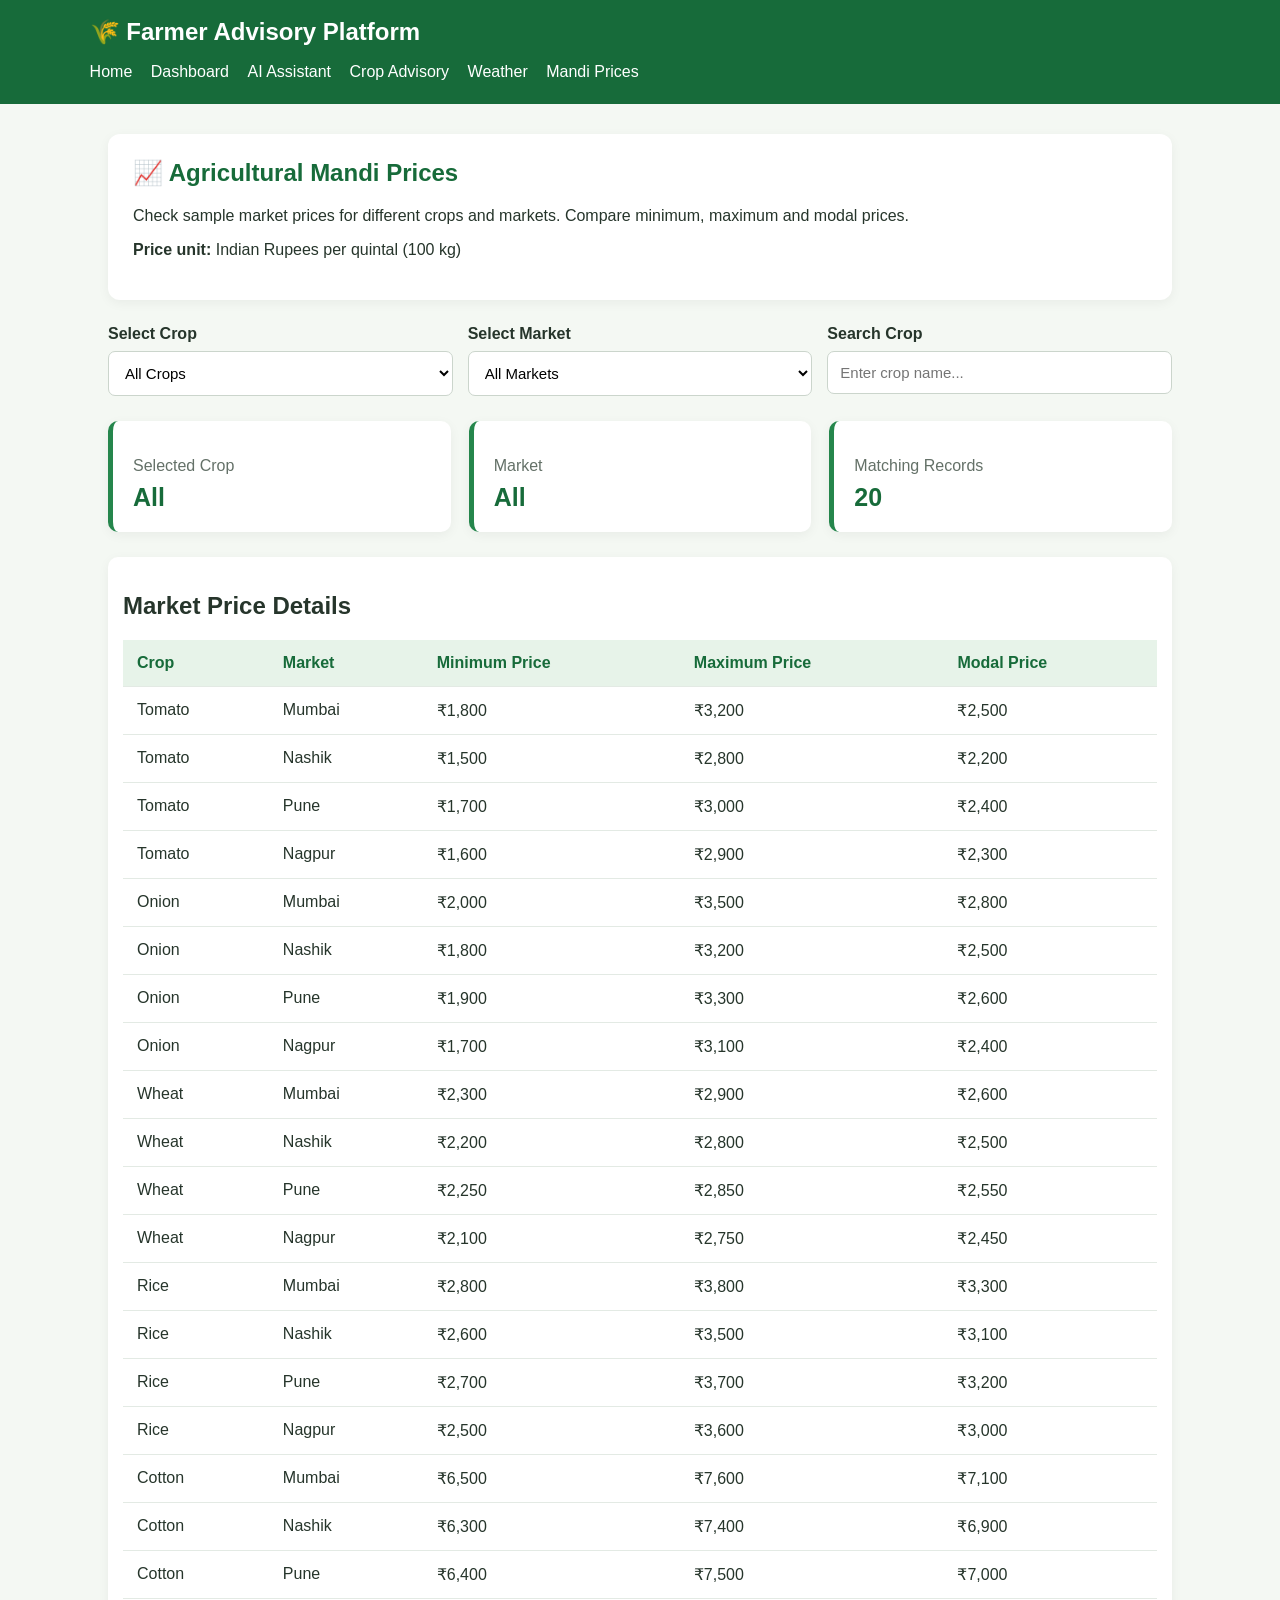
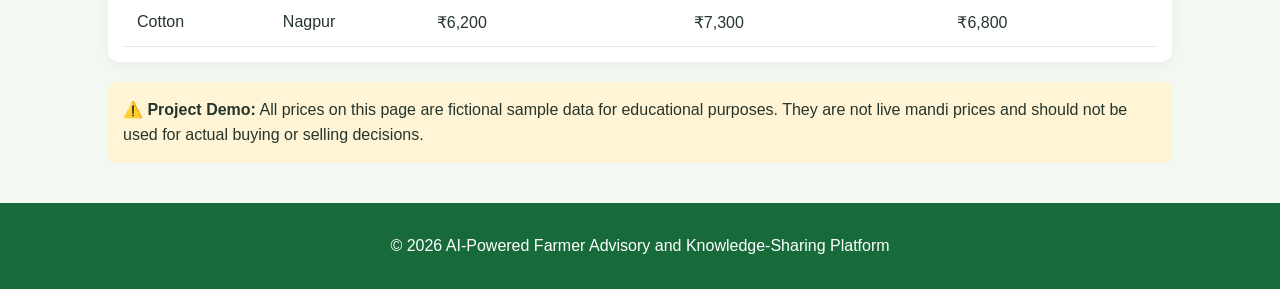
<file: mandi.html>
<!DOCTYPE html>
<html lang="en">
<head>
    <meta charset="UTF-8">
    <meta name="viewport" content="width=device-width, initial-scale=1.0">
    <title>Mandi Prices | Farmer Advisory Platform</title>

    <style>
        * {
            box-sizing: border-box;
        }

        body {
            margin: 0;
            font-family: Arial, sans-serif;
            background: #f4f8f3;
            color: #26352b;
        }

        header {
            background: #176b3a;
            color: white;
            padding: 18px 7%;
        }

        header h2 {
            margin: 0 0 12px;
        }

        nav a {
            color: white;
            text-decoration: none;
            margin: 0 14px 0 0;
            display: inline-block;
            padding: 5px 0;
        }

        .container {
            max-width: 1100px;
            margin: 30px auto;
            padding: 0 18px;
        }

        .intro {
            background: white;
            padding: 25px;
            border-radius: 12px;
            box-shadow: 0 3px 12px #0000000d;
        }

        .intro h1 {
            color: #176b3a;
            margin-top: 0;
        }

        .filters {
            display: flex;
            flex-wrap: wrap;
            gap: 15px;
            margin: 25px 0;
        }

        .filters div {
            flex: 1;
            min-width: 200px;
        }

        label {
            display: block;
            margin-bottom: 8px;
            font-weight: bold;
        }

        select, input {
            width: 100%;
            padding: 12px;
            border: 1px solid #cbd5cc;
            border-radius: 7px;
            background: white;
            font-size: 15px;
        }

        .summary {
            display: grid;
            grid-template-columns: repeat(auto-fit, minmax(190px, 1fr));
            gap: 18px;
            margin-bottom: 25px;
        }

        .card {
            background: white;
            padding: 20px;
            border-radius: 10px;
            border-left: 5px solid #25864c;
            box-shadow: 0 3px 12px #0000000d;
        }

        .card p {
            color: #647168;
            margin-bottom: 8px;
        }

        .price {
            color: #176b3a;
            font-size: 25px;
            font-weight: bold;
        }

        .table-box {
            overflow-x: auto;
            background: white;
            border-radius: 10px;
            padding: 15px;
            box-shadow: 0 3px 12px #0000000d;
        }

        table {
            width: 100%;
            border-collapse: collapse;
            min-width: 600px;
        }

        th, td {
            text-align: left;
            padding: 14px;
            border-bottom: 1px solid #e3eae4;
        }

        th {
            background: #e7f3e9;
            color: #176b3a;
        }

        .note {
            margin-top: 20px;
            padding: 15px;
            background: #fff4d6;
            border-radius: 8px;
            line-height: 1.6;
        }

        footer {
            background: #176b3a;
            color: white;
            text-align: center;
            padding: 18px;
            margin-top: 40px;
        }

        @media (max-width: 600px) {
            header {
                padding: 18px;
            }

            nav a {
                margin-right: 10px;
            }

            .container {
                margin-top: 20px;
            }
        }
    </style>
</head>

<body>

<header>
    <h2>🌾 Farmer Advisory Platform</h2>
    <nav>
        <a href="index.html">Home</a>
        <a href="dashboard.html">Dashboard</a>
        <a href="ai-assistant.html">AI Assistant</a>
        <a href="crop-advisory.html">Crop Advisory</a>
        <a href="weather.html">Weather</a>
        <a href="mandi.html">Mandi Prices</a>
    </nav>
</header>

<main class="container">

    <section class="intro">
        <h1>📈 Agricultural Mandi Prices</h1>
        <p>
            Check sample market prices for different crops and markets.
            Compare minimum, maximum and modal prices.
        </p>
        <p><strong>Price unit:</strong> Indian Rupees per quintal (100 kg)</p>
    </section>

    <section class="filters">
        <div>
            <label for="cropFilter">Select Crop</label>
            <select id="cropFilter" onchange="updatePrices()">
                <option value="All">All Crops</option>
                <option value="Tomato">Tomato</option>
                <option value="Onion">Onion</option>
                <option value="Wheat">Wheat</option>
                <option value="Rice">Rice</option>
                <option value="Cotton">Cotton</option>
            </select>
        </div>

        <div>
            <label for="marketFilter">Select Market</label>
            <select id="marketFilter" onchange="updatePrices()">
                <option value="All">All Markets</option>
                <option value="Mumbai">Mumbai</option>
                <option value="Nashik">Nashik</option>
                <option value="Pune">Pune</option>
                <option value="Nagpur">Nagpur</option>
            </select>
        </div>

        <div>
            <label for="searchCrop">Search Crop</label>
            <input
                type="text"
                id="searchCrop"
                placeholder="Enter crop name..."
                oninput="updatePrices()"
            >
        </div>
    </section>

    <section class="summary">
        <div class="card">
            <p>Selected Crop</p>
            <div class="price" id="selectedCrop">All Crops</div>
        </div>

        <div class="card">
            <p>Market</p>
            <div class="price" id="selectedMarket">All Markets</div>
        </div>

        <div class="card">
            <p>Matching Records</p>
            <div class="price" id="recordCount">20</div>
        </div>
    </section>

    <section class="table-box">
        <h2>Market Price Details</h2>

        <table>
            <thead>
                <tr>
                    <th>Crop</th>
                    <th>Market</th>
                    <th>Minimum Price</th>
                    <th>Maximum Price</th>
                    <th>Modal Price</th>
                </tr>
            </thead>

            <tbody id="priceTable"></tbody>
        </table>

        <p id="noResults" style="display:none;">
            No matching records found. Try another crop or market.
        </p>
    </section>

    <div class="note">
        <strong>⚠️ Project Demo:</strong>
        All prices on this page are fictional sample data for educational
        purposes. They are not live mandi prices and should not be used
        for actual buying or selling decisions.
    </div>

</main>

<footer>
    <p>© 2026 AI-Powered Farmer Advisory and Knowledge-Sharing Platform</p>
</footer>

<script>
    // Fictional sample data for the college project
    const mandiData = [
        {crop:"Tomato", market:"Mumbai", min:1800, max:3200, modal:2500},
        {crop:"Tomato", market:"Nashik", min:1500, max:2800, modal:2200},
        {crop:"Tomato", market:"Pune", min:1700, max:3000, modal:2400},
        {crop:"Tomato", market:"Nagpur", min:1600, max:2900, modal:2300},

        {crop:"Onion", market:"Mumbai", min:2000, max:3500, modal:2800},
        {crop:"Onion", market:"Nashik", min:1800, max:3200, modal:2500},
        {crop:"Onion", market:"Pune", min:1900, max:3300, modal:2600},
        {crop:"Onion", market:"Nagpur", min:1700, max:3100, modal:2400},

        {crop:"Wheat", market:"Mumbai", min:2300, max:2900, modal:2600},
        {crop:"Wheat", market:"Nashik", min:2200, max:2800, modal:2500},
        {crop:"Wheat", market:"Pune", min:2250, max:2850, modal:2550},
        {crop:"Wheat", market:"Nagpur", min:2100, max:2750, modal:2450},

        {crop:"Rice", market:"Mumbai", min:2800, max:3800, modal:3300},
        {crop:"Rice", market:"Nashik", min:2600, max:3500, modal:3100},
        {crop:"Rice", market:"Pune", min:2700, max:3700, modal:3200},
        {crop:"Rice", market:"Nagpur", min:2500, max:3600, modal:3000},

        {crop:"Cotton", market:"Mumbai", min:6500, max:7600, modal:7100},
        {crop:"Cotton", market:"Nashik", min:6300, max:7400, modal:6900},
        {crop:"Cotton", market:"Pune", min:6400, max:7500, modal:7000},
        {crop:"Cotton", market:"Nagpur", min:6200, max:7300, modal:6800}
    ];

    function updatePrices() {
        const crop = document.getElementById("cropFilter").value;
        const market = document.getElementById("marketFilter").value;
        const search = document.getElementById("searchCrop")
            .value.trim().toLowerCase();

        const filtered = mandiData.filter(item => {
            return (crop === "All" || item.crop === crop) &&
                   (market === "All" || item.market === market) &&
                   item.crop.toLowerCase().includes(search);
        });

        document.getElementById("selectedCrop").textContent = crop;
        document.getElementById("selectedMarket").textContent = market;
        document.getElementById("recordCount").textContent = filtered.length;

        const table = document.getElementById("priceTable");
        table.innerHTML = "";

        filtered.forEach(item => {
            const row = document.createElement("tr");

            [
                item.crop,
                item.market,
                "₹" + item.min.toLocaleString("en-IN"),
                "₹" + item.max.toLocaleString("en-IN"),
                "₹" + item.modal.toLocaleString("en-IN")
            ].forEach(value => {
                const cell = document.createElement("td");
                cell.textContent = value;
                row.appendChild(cell);
            });

            table.appendChild(row);
        });

        document.getElementById("noResults").style.display =
            filtered.length === 0 ? "block" : "none";
    }

    updatePrices();
</script>

</body>
</html>
</file>
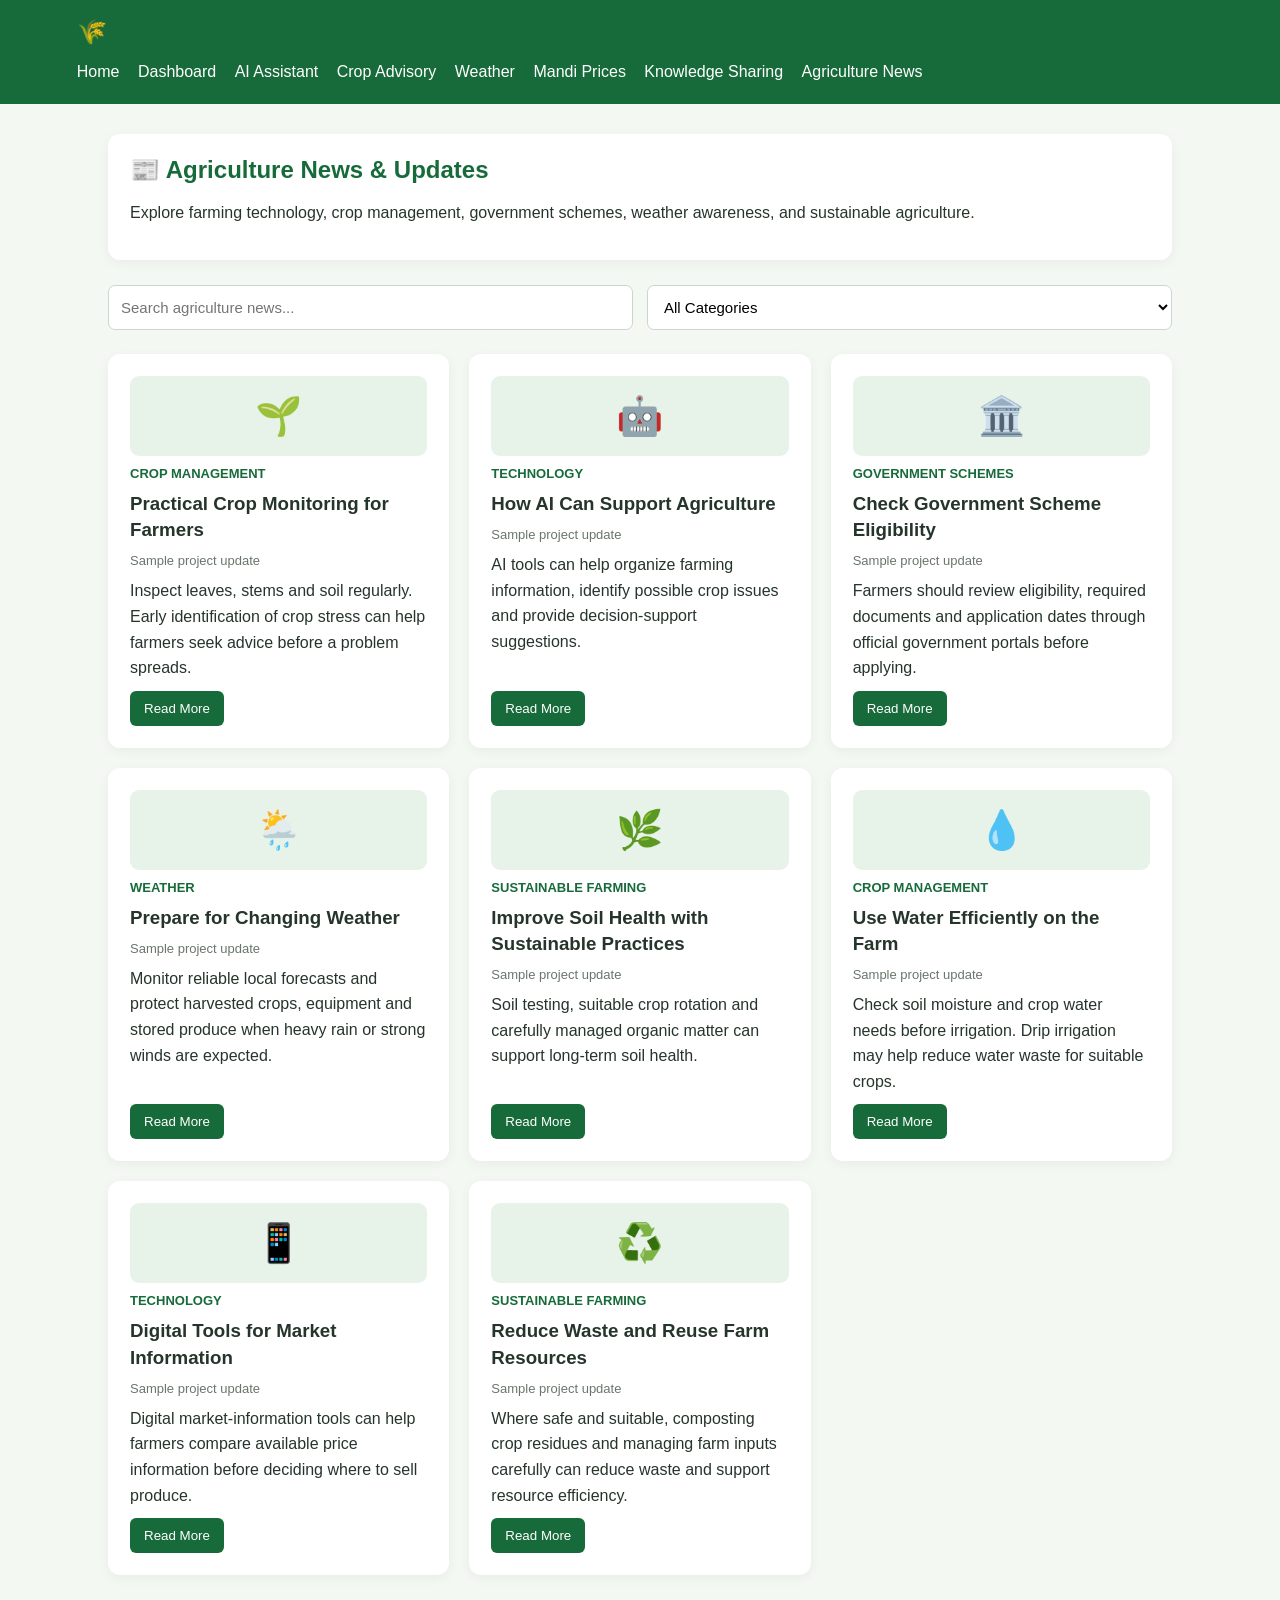
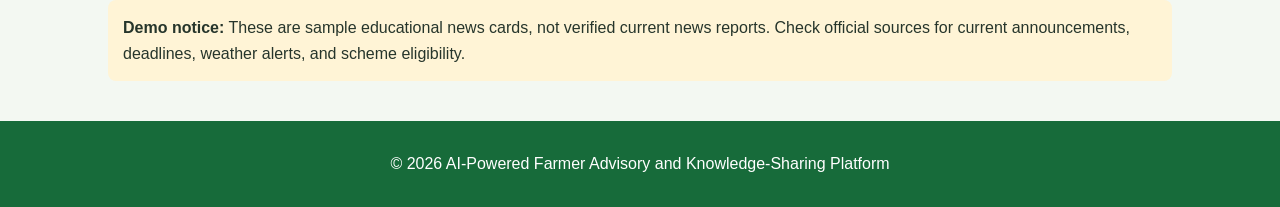
<file: news.html>
<!DOCTYPE html>
<html lang="en">
<head>
    <meta charset="UTF-8">
    <meta name="viewport" content="width=device-width, initial-scale=1.0">
    <title>Agriculture News | Farmer Advisory Platform</title>

    <style>
        * { box-sizing: border-box; }

        body {
            margin: 0;
            font-family: Arial, sans-serif;
            background: #f3f8f2;
            color: #26352b;
        }

        header {
            background: #176b3a;
            color: white;
            padding: 18px 6%;
        }

        header h2 { margin: 0 0 12px; }

        nav a {
            color: white;
            text-decoration: none;
            margin-right: 14px;
            display: inline-block;
            padding: 5px 0;
        }

        .container {
            max-width: 1100px;
            margin: 30px auto;
            padding: 0 18px;
        }

        .hero, .news-card {
            background: white;
            padding: 22px;
            border-radius: 12px;
            box-shadow: 0 3px 12px #0000000d;
        }

        .hero { margin-bottom: 25px; }

        h1, h2 { color: #176b3a; }

        .hero h1 { margin-top: 0; }

        .filters {
            display: flex;
            flex-wrap: wrap;
            gap: 14px;
            margin-bottom: 24px;
        }

        .filters input, .filters select {
            flex: 1;
            min-width: 200px;
            padding: 12px;
            border: 1px solid #cbd7cd;
            border-radius: 7px;
            font-size: 15px;
            background: white;
        }

        .news-grid {
            display: grid;
            grid-template-columns: repeat(auto-fit, minmax(260px, 1fr));
            gap: 20px;
        }

        .news-card {
            display: flex;
            flex-direction: column;
            gap: 10px;
        }

        .news-icon {
            font-size: 38px;
            background: #e7f3e9;
            padding: 18px;
            border-radius: 9px;
            text-align: center;
        }

        .category {
            color: #176b3a;
            font-size: 13px;
            font-weight: bold;
            text-transform: uppercase;
        }

        .news-card h3 {
            margin: 0;
            line-height: 1.4;
        }

        .news-card p {
            line-height: 1.6;
            margin: 0;
        }

        .news-date {
            font-size: 13px;
            color: #69766c;
        }

        .news-card button {
            align-self: flex-start;
            border: none;
            border-radius: 6px;
            padding: 10px 14px;
            background: #176b3a;
            color: white;
            cursor: pointer;
            margin-top: auto;
        }

        .news-card button:hover { background: #10552d; }

        .empty {
            background: white;
            padding: 20px;
            border-radius: 10px;
        }

        .notice {
            margin-top: 25px;
            background: #fff4d6;
            padding: 15px;
            border-radius: 8px;
            line-height: 1.6;
        }

        footer {
            background: #176b3a;
            color: white;
            text-align: center;
            padding: 18px;
            margin-top: 40px;
        }

        @media (max-width: 600px) {
            header { padding: 18px; }
        }
    </style>
</head>

<body>

<header>
    <h2>🌾 Farmer Advisory Platform</h2>
    <nav>
        <a href="index.html">Home</a>
        <a href="dashboard.html">Dashboard</a>
        <a href="ai-assistant.html">AI Assistant</a>
        <a href="crop-advisory.html">Crop Advisory</a>
        <a href="weather.html">Weather</a>
        <a href="mandi.html">Mandi Prices</a>
        <a href="knowledge-sharing.html">Knowledge Sharing</a>
        <a href="news.html">Agriculture News</a>
    </nav>
</header>

<main class="container">

    <section class="hero">
        <h1>📰 Agriculture News & Updates</h1>
        <p>
            Explore farming technology, crop management, government schemes,
            weather awareness, and sustainable agriculture.
        </p>
    </section>

    <section class="filters">
        <input
            type="search"
            id="searchInput"
            placeholder="Search agriculture news..."
            oninput="displayNews()"
        >

        <select id="categoryFilter" onchange="displayNews()">
            <option value="All">All Categories</option>
            <option value="Crop Management">Crop Management</option>
            <option value="Technology">Technology</option>
            <option value="Government Schemes">Government Schemes</option>
            <option value="Weather">Weather</option>
            <option value="Sustainable Farming">Sustainable Farming</option>
        </select>
    </section>

    <section id="newsGrid" class="news-grid"></section>

    <p id="noResults" class="empty" style="display:none;">
        No news items match your search. Try another keyword or category.
    </p>

    <div class="notice">
        <strong>Demo notice:</strong> These are sample educational news cards,
        not verified current news reports. Check official sources for current
        announcements, deadlines, weather alerts, and scheme eligibility.
    </div>

</main>

<footer>
    <p>© 2026 AI-Powered Farmer Advisory and Knowledge-Sharing Platform</p>
</footer>

<script>
    const newsData = [
        {
            title: "Practical Crop Monitoring for Farmers",
            category: "Crop Management",
            date: "Sample project update",
            icon: "🌱",
            description:
                "Inspect leaves, stems and soil regularly. Early identification of crop stress can help farmers seek advice before a problem spreads."
        },
        {
            title: "How AI Can Support Agriculture",
            category: "Technology",
            date: "Sample project update",
            icon: "🤖",
            description:
                "AI tools can help organize farming information, identify possible crop issues and provide decision-support suggestions."
        },
        {
            title: "Check Government Scheme Eligibility",
            category: "Government Schemes",
            date: "Sample project update",
            icon: "🏛️",
            description:
                "Farmers should review eligibility, required documents and application dates through official government portals before applying."
        },
        {
            title: "Prepare for Changing Weather",
            category: "Weather",
            date: "Sample project update",
            icon: "🌦️",
            description:
                "Monitor reliable local forecasts and protect harvested crops, equipment and stored produce when heavy rain or strong winds are expected."
        },
        {
            title: "Improve Soil Health with Sustainable Practices",
            category: "Sustainable Farming",
            date: "Sample project update",
            icon: "🌿",
            description:
                "Soil testing, suitable crop rotation and carefully managed organic matter can support long-term soil health."
        },
        {
            title: "Use Water Efficiently on the Farm",
            category: "Crop Management",
            date: "Sample project update",
            icon: "💧",
            description:
                "Check soil moisture and crop water needs before irrigation. Drip irrigation may help reduce water waste for suitable crops."
        },
        {
            title: "Digital Tools for Market Information",
            category: "Technology",
            date: "Sample project update",
            icon: "📱",
            description:
                "Digital market-information tools can help farmers compare available price information before deciding where to sell produce."
        },
        {
            title: "Reduce Waste and Reuse Farm Resources",
            category: "Sustainable Farming",
            date: "Sample project update",
            icon: "♻️",
            description:
                "Where safe and suitable, composting crop residues and managing farm inputs carefully can reduce waste and support resource efficiency."
        }
    ];

    function displayNews() {
        const search = document.getElementById("searchInput")
            .value.trim().toLowerCase();

        const category = document.getElementById("categoryFilter").value;

        const filtered = newsData.filter(item => {
            const searchableText =
                (item.title + " " + item.description + " " + item.category)
                .toLowerCase();

            return searchableText.includes(search) &&
                   (category === "All" || item.category === category);
        });

        const grid = document.getElementById("newsGrid");
        grid.replaceChildren();

        filtered.forEach(item => {
            const card = document.createElement("article");
            card.className = "news-card";

            const icon = document.createElement("div");
            icon.className = "news-icon";
            icon.textContent = item.icon;

            const categoryLabel = document.createElement("div");
            categoryLabel.className = "category";
            categoryLabel.textContent = item.category;

            const title = document.createElement("h3");
            title.textContent = item.title;

            const date = document.createElement("div");
            date.className = "news-date";
            date.textContent = item.date;

            const description = document.createElement("p");
            description.textContent = item.description;

            const button = document.createElement("button");
            button.type = "button";
            button.textContent = "Read More";
            button.addEventListener("click", () => {
                alert(item.title + "\n\n" + item.description);
            });

            card.append(
                icon, categoryLabel, title, date, description, button
            );

            grid.appendChild(card);
        });

        document.getElementById("noResults").style.display =
            filtered.length === 0 ? "block" : "none";
    }

    displayNews();
</script>

</body>
</html>
</file>
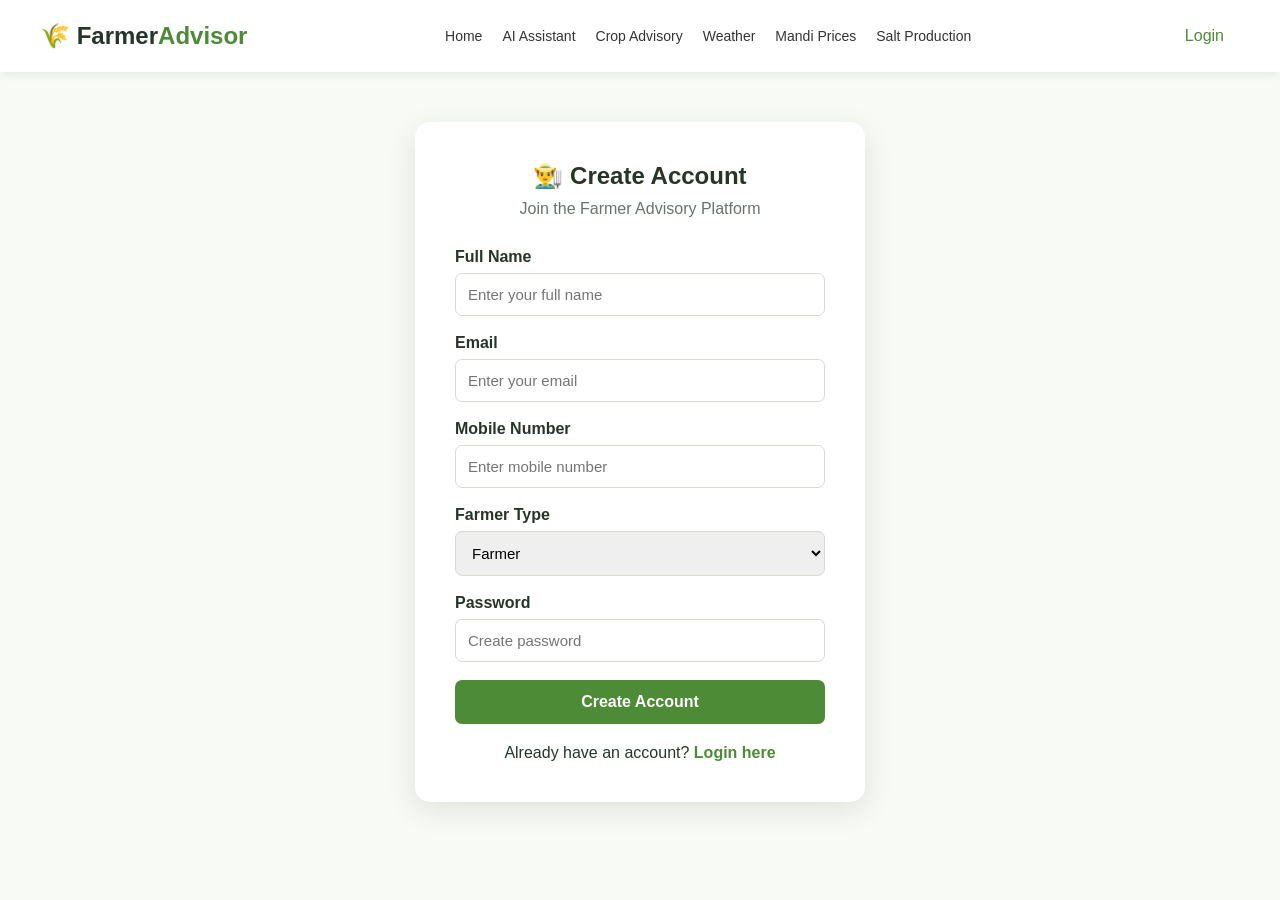
<file: register.html>
<!DOCTYPE html>
<html lang="en">
<head>
    <meta charset="UTF-8">
    <meta name="viewport" content="width=device-width, initial-scale=1.0">

    <title>Register - FarmerAdvisor</title>

    <link rel="stylesheet" href="style.css">

    <style>
        .auth-page {
            min-height: 85vh;
            display: flex;
            justify-content: center;
            align-items: center;
            padding: 50px 20px;
        }

        .auth-box {
            width: 450px;
            background: white;
            padding: 40px;
            border-radius: 15px;
            box-shadow: 0 8px 30px rgba(0,0,0,0.10);
        }

        .auth-box h2 {
            text-align: center;
            margin-bottom: 10px;
        }

        .auth-box .subtitle {
            text-align: center;
            color: #68736b;
            margin-bottom: 30px;
        }

        .form-group {
            margin-bottom: 18px;
        }

        .form-group label {
            display: block;
            margin-bottom: 7px;
            font-weight: bold;
        }

        .form-group input,
        .form-group select {
            width: 100%;
            padding: 12px;
            border: 1px solid #d5ddd3;
            border-radius: 7px;
            font-size: 15px;
        }

        .form-group input:focus,
        .form-group select:focus {
            outline: none;
            border-color: #4d8b36;
        }

        .auth-submit {
            width: 100%;
            padding: 13px;
            border: none;
            border-radius: 7px;
            background: #4d8b36;
            color: white;
            font-size: 16px;
            font-weight: bold;
            cursor: pointer;
        }

        .auth-submit:hover {
            background: #3d722c;
        }

        .auth-link {
            text-align: center;
            margin-top: 20px;
        }

        .auth-link a {
            color: #4d8b36;
            text-decoration: none;
            font-weight: bold;
        }

        .message {
            margin-bottom: 15px;
            text-align: center;
            font-weight: bold;
        }
    </style>
</head>

<body>

<header>
    <nav class="navbar">

        <div class="logo">
            🌾 Farmer<span>Advisor</span>
        </div>

        <ul class="nav-links">
            <li><a href="index.html">Home</a></li>
            <li><a href="ai-assistant.html">AI Assistant</a></li>
            <li><a href="crop-advisory.html">Crop Advisory</a></li>
            <li><a href="weather.html">Weather</a></li>
            <li><a href="mandi.html">Mandi Prices</a></li>
            <li><a href="salt-production.html">Salt Production</a></li>
        </ul>

        <div class="auth-buttons">
            <a href="login.html" class="login-btn">Login</a>
        </div>

    </nav>
</header>


<section class="auth-page">

    <div class="auth-box">

        <h2>👨‍🌾 Create Account</h2>

        <p class="subtitle">
            Join the Farmer Advisory Platform
        </p>

        <div id="message" class="message"></div>

        <form id="registerForm">

            <div class="form-group">
                <label>Full Name</label>
                <input
                    type="text"
                    id="name"
                    placeholder="Enter your full name"
                    required
                >
            </div>

            <div class="form-group">
                <label>Email</label>
                <input
                    type="email"
                    id="email"
                    placeholder="Enter your email"
                    required
                >
            </div>

            <div class="form-group">
                <label>Mobile Number</label>
                <input
                    type="tel"
                    id="mobile"
                    placeholder="Enter mobile number"
                    required
                >
            </div>

            <div class="form-group">
                <label>Farmer Type</label>

                <select id="farmerType">
                    <option value="Farmer">Farmer</option>
                    <option value="Salt Producer">Salt Producer</option>
                    <option value="Agriculture Expert">Agriculture Expert</option>
                    <option value="Student">Student</option>
                </select>
            </div>

            <div class="form-group">
                <label>Password</label>

                <input
                    type="password"
                    id="password"
                    placeholder="Create password"
                    required
                >
            </div>

            <button type="submit" class="auth-submit">
                Create Account
            </button>

        </form>

        <div class="auth-link">
            Already have an account?
            <a href="login.html">Login here</a>
        </div>

    </div>

</section>


<script>

document.getElementById("registerForm").addEventListener("submit", function(event) {

    event.preventDefault();

    const name = document.getElementById("name").value;
    const email = document.getElementById("email").value;

    // Temporary registration
    localStorage.setItem("farmerName", name);
    localStorage.setItem("farmerEmail", email);

    document.getElementById("message").innerHTML =
        "✅ Registration successful!";

    setTimeout(function() {
        window.location.href = "login.html";
    }, 1000);

});

</script>

</body>
</html>
</file>
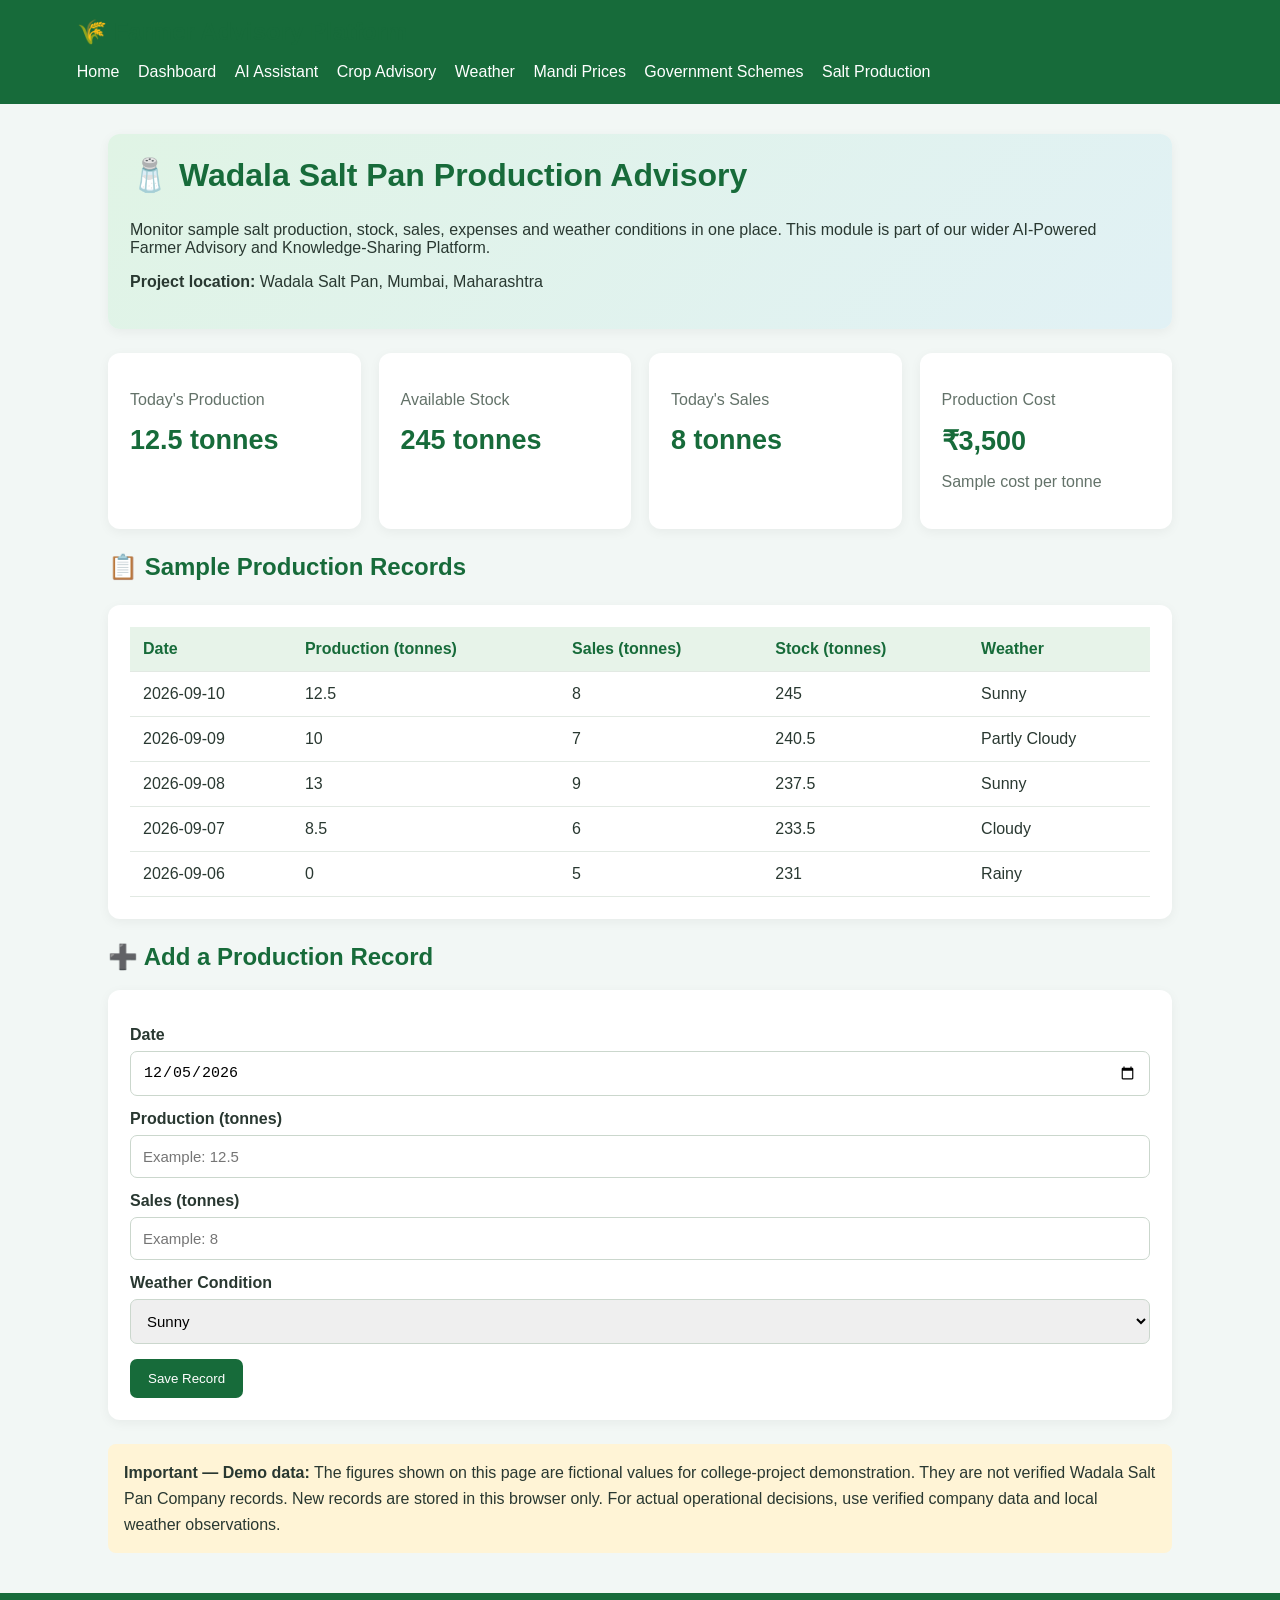
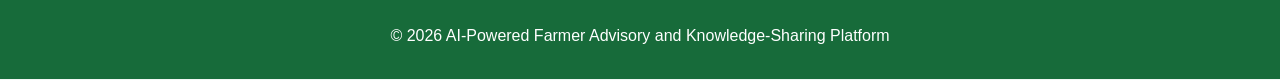
<file: salt-production.html>
<!DOCTYPE html>
<html lang="en">
<head>
    <meta charset="UTF-8">
    <meta name="viewport" content="width=device-width, initial-scale=1.0">
    <title>Salt Production | Farmer Advisory Platform</title>

    <style>
        * { box-sizing: border-box; }

        body {
            margin: 0;
            font-family: Arial, sans-serif;
            background: #f2f7f5;
            color: #293831;
        }

        header {
            background: #176b3a;
            color: white;
            padding: 18px 6%;
        }

        header h2 { margin: 0 0 12px; }

        nav a {
            color: white;
            text-decoration: none;
            margin-right: 14px;
            display: inline-block;
            padding: 5px 0;
        }

        .container {
            max-width: 1100px;
            margin: 30px auto;
            padding: 0 18px;
        }

        .hero, .card, .table-box, .form-box {
            background: white;
            padding: 22px;
            border-radius: 12px;
            box-shadow: 0 3px 12px #0000000d;
        }

        .hero {
            background: linear-gradient(135deg, #e0f4e5, #e1f1f5);
            margin-bottom: 24px;
        }

        h1, h2 { color: #176b3a; }

        .hero h1 {
            font-size: 32px;
            margin-top: 0;
        }

        .stats {
            display: grid;
            grid-template-columns: repeat(auto-fit, minmax(190px, 1fr));
            gap: 18px;
            margin: 24px 0;
        }

        .card p { color: #637269; }

        .number {
            color: #176b3a;
            font-size: 27px;
            font-weight: bold;
        }

        .grid {
            display: grid;
            grid-template-columns: repeat(auto-fit, minmax(260px, 1fr));
            gap: 18px;
            margin: 24px 0;
        }

        label {
            display: block;
            font-weight: bold;
            margin: 14px 0 7px;
        }

        input, select {
            width: 100%;
            padding: 12px;
            border: 1px solid #cbd7cd;
            border-radius: 7px;
            font-size: 15px;
        }

        button {
            background: #176b3a;
            color: white;
            border: none;
            padding: 12px 18px;
            border-radius: 7px;
            cursor: pointer;
            margin-top: 15px;
        }

        button:hover { background: #10552d; }

        .table-box {
            overflow-x: auto;
            margin: 24px 0;
        }

        table {
            width: 100%;
            min-width: 600px;
            border-collapse: collapse;
        }

        th, td {
            text-align: left;
            padding: 13px;
            border-bottom: 1px solid #e2e9e3;
        }

        th {
            background: #e7f3e9;
            color: #176b3a;
        }

        .notice {
            padding: 16px;
            background: #fff4d6;
            border-radius: 8px;
            line-height: 1.6;
            margin: 24px 0;
        }

        footer {
            background: #176b3a;
            color: white;
            text-align: center;
            padding: 18px;
            margin-top: 40px;
        }

        @media (max-width: 600px) {
            header { padding: 18px; }
            .hero h1 { font-size: 26px; }
            .hero, .card, .table-box, .form-box { padding: 16px; }
        }
    </style>
</head>

<body>

<header>
    <h2>🌾 Farmer Advisory Platform</h2>
    <nav>
        <a href="index.html">Home</a>
        <a href="dashboard.html">Dashboard</a>
        <a href="ai-assistant.html">AI Assistant</a>
        <a href="crop-advisory.html">Crop Advisory</a>
        <a href="weather.html">Weather</a>
        <a href="mandi.html">Mandi Prices</a>
        <a href="schemes.html">Government Schemes</a>
        <a href="salt-production.html">Salt Production</a>
    </nav>
</header>

<main class="container">

    <section class="hero">
        <h1>🧂 Wadala Salt Pan Production Advisory</h1>
        <p>
            Monitor sample salt production, stock, sales, expenses and weather
            conditions in one place. This module is part of our wider
            AI-Powered Farmer Advisory and Knowledge-Sharing Platform.
        </p>
        <p><strong>Project location:</strong> Wadala Salt Pan, Mumbai, Maharashtra</p>
    </section>

    <section class="stats">
        <div class="card">
            <p>Today's Production</p>
            <div class="number" id="todayProduction">12.5 tonnes</div>
        </div>

        <div class="card">
            <p>Available Stock</p>
            <div class="number" id="availableStock">245 tonnes</div>
        </div>

        <div class="card">
            <p>Today's Sales</p>
            <div class="number" id="todaySales">8 tonnes</div>
        </div>

        <div class="card">
            <p>Production Cost</p>
            <div class="number" id="productionCost">₹3,500</div>
            <p>Sample cost per tonne</p>
        </div>
    </section>

    <h2>📋 Sample Production Records</h2>

    <section class="table-box">
        <table>
            <thead>
                <tr>
                    <th>Date</th>
                    <th>Production (tonnes)</th>
                    <th>Sales (tonnes)</th>
                    <th>Stock (tonnes)</th>
                    <th>Weather</th>
                </tr>
            </thead>

            <tbody id="productionTable"></tbody>
        </table>
    </section>

    <h2>➕ Add a Production Record</h2>

    <section class="form-box">
        <form id="productionForm">
            <label for="recordDate">Date</label>
            <input type="date" id="recordDate" required>

            <label for="production">Production (tonnes)</label>
            <input type="number" id="production" min="0" step="0.1"
                   placeholder="Example: 12.5" required>

            <label for="sales">Sales (tonnes)</label>
            <input type="number" id="sales" min="0" step="0.1"
                   placeholder="Example: 8" required>

            <label for="weather">Weather Condition</label>
            <select id="weather" required>
                <option value="Sunny">Sunny</option>
                <option value="Partly Cloudy">Partly Cloudy</option>
                <option value="Cloudy">Cloudy</option>
                <option value="Rainy">Rainy</option>
            </select>

            <button type="submit">Save Record</button>
        </form>
    </section>

    <div class="notice">
        <strong>Important — Demo data:</strong> The figures shown on this page
        are fictional values for college-project demonstration. They are not
        verified Wadala Salt Pan Company records. New records are stored in
        this browser only. For actual operational decisions, use verified
        company data and local weather observations.
    </div>

</main>

<footer>
    <p>© 2026 AI-Powered Farmer Advisory and Knowledge-Sharing Platform</p>
</footer>

<script>
    const STORAGE_KEY = "saltProductionRecords";

    const sampleRecords = [
        {date:"2026-09-10", production:12.5, sales:8, stock:245, weather:"Sunny"},
        {date:"2026-09-09", production:10.0, sales:7, stock:240.5, weather:"Partly Cloudy"},
        {date:"2026-09-08", production:13.0, sales:9, stock:237.5, weather:"Sunny"},
        {date:"2026-09-07", production:8.5, sales:6, stock:233.5, weather:"Cloudy"},
        {date:"2026-09-06", production:0, sales:5, stock:231, weather:"Rainy"}
    ];

    function loadRecords() {
        try {
            const saved = localStorage.getItem(STORAGE_KEY);
            return saved === null ? [...sampleRecords] : JSON.parse(saved);
        } catch (error) {
            return [...sampleRecords];
        }
    }

    let records = loadRecords();

    function saveRecords() {
        localStorage.setItem(STORAGE_KEY, JSON.stringify(records));
    }

    function formatNumber(value) {
        return Number(value).toLocaleString("en-IN", {
            maximumFractionDigits: 1
        });
    }

    function displayRecords() {
        const table = document.getElementById("productionTable");
        table.replaceChildren();

        records.forEach(record => {
            const row = document.createElement("tr");

            [
                record.date,
                formatNumber(record.production),
                formatNumber(record.sales),
                formatNumber(record.stock),
                record.weather
            ].forEach(value => {
                const cell = document.createElement("td");
                cell.textContent = value;
                row.appendChild(cell);
            });

            table.appendChild(row);
        });

        if (records.length > 0) {
            const latest = records[0];
            document.getElementById("todayProduction").textContent =
                formatNumber(latest.production) + " tonnes";

            document.getElementById("todaySales").textContent =
                formatNumber(latest.sales) + " tonnes";

            document.getElementById("availableStock").textContent =
                formatNumber(latest.stock) + " tonnes";
        }
    }

    document.getElementById("recordDate").value =
        new Date().toLocaleDateString("en-CA");

    document.getElementById("productionForm").addEventListener("submit", function(event) {
        event.preventDefault();

        const date = document.getElementById("recordDate").value;
        const production = Number(document.getElementById("production").value);
        const sales = Number(document.getElementById("sales").value);
        const weather = document.getElementById("weather").value;

        if (!date || production < 0 || sales < 0 ||
            !Number.isFinite(production) || !Number.isFinite(sales)) {
            alert("Please enter a valid date and non-negative values.");
            return;
        }

        // Use the latest saved stock to calculate the new stock.
        const previousStock = records.length > 0
            ? Number(records[0].stock)
            : 0;

        if (sales > previousStock + production) {
            alert("Sales cannot exceed available stock plus new production.");
            return;
        }

        const newRecord = {
            date: date,
            production: production,
            sales: sales,
            stock: previousStock + production - sales,
            weather: weather
        };

        records.unshift(newRecord);

        try {
            saveRecords();
        } catch (error) {
            records.shift();
            alert("Unable to save this record in browser storage.");
            return;
        }

        displayRecords();
        this.reset();

        document.getElementById("recordDate").value =
            new Date().toLocaleDateString("en-CA");

        alert("Production record saved successfully!");
    });

    displayRecords();
</script>

</body>
</html>
</file>
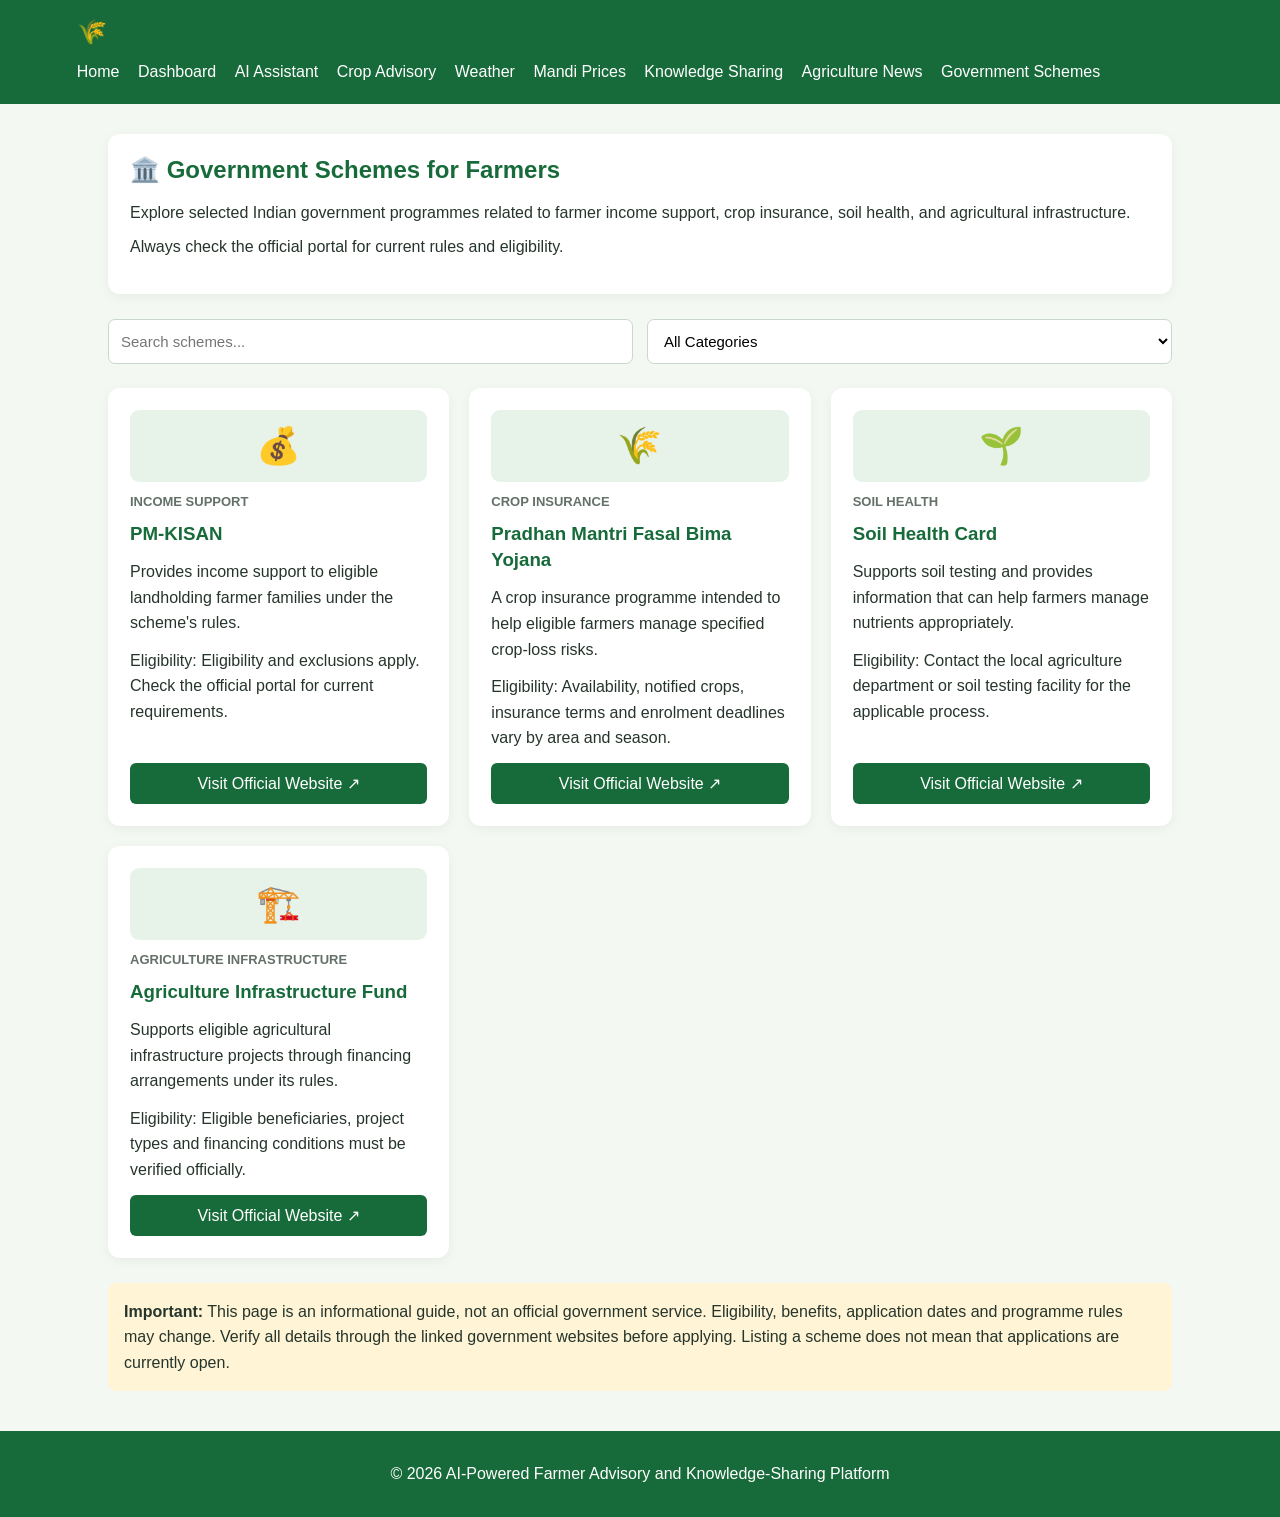
<file: schemes.html>
<!DOCTYPE html>
<html lang="en">
<head>
    <meta charset="UTF-8">
    <meta name="viewport" content="width=device-width, initial-scale=1.0">
    <title>Government Schemes | Farmer Advisory Platform</title>

    <style>
        * { box-sizing: border-box; }

        body {
            margin: 0;
            font-family: Arial, sans-serif;
            background: #f3f8f2;
            color: #26352b;
        }

        header {
            background: #176b3a;
            color: white;
            padding: 18px 6%;
        }

        header h2 { margin: 0 0 12px; }

        nav a {
            color: white;
            text-decoration: none;
            margin-right: 14px;
            display: inline-block;
            padding: 5px 0;
        }

        .container {
            max-width: 1100px;
            margin: 30px auto;
            padding: 0 18px;
        }

        .hero, .scheme-card {
            background: white;
            padding: 22px;
            border-radius: 12px;
            box-shadow: 0 3px 12px #0000000d;
        }

        .hero { margin-bottom: 25px; }

        h1, h2 { color: #176b3a; }

        .hero h1 { margin-top: 0; }

        .filters {
            display: flex;
            flex-wrap: wrap;
            gap: 14px;
            margin-bottom: 24px;
        }

        .filters input, .filters select {
            flex: 1;
            min-width: 200px;
            padding: 12px;
            border: 1px solid #cbd7cd;
            border-radius: 7px;
            font-size: 15px;
            background: white;
        }

        .scheme-grid {
            display: grid;
            grid-template-columns: repeat(auto-fit, minmax(260px, 1fr));
            gap: 20px;
        }

        .scheme-card {
            display: flex;
            flex-direction: column;
            gap: 12px;
        }

        .scheme-icon {
            font-size: 36px;
            background: #e7f3e9;
            padding: 15px;
            border-radius: 9px;
            text-align: center;
        }

        .scheme-card h3 {
            color: #176b3a;
            margin: 0;
            line-height: 1.4;
        }

        .scheme-card p {
            line-height: 1.6;
            margin: 0;
        }

        .scheme-card .type {
            color: #647168;
            font-size: 13px;
            font-weight: bold;
            text-transform: uppercase;
        }

        .scheme-card a {
            display: inline-block;
            text-decoration: none;
            color: white;
            background: #176b3a;
            padding: 11px 14px;
            border-radius: 6px;
            text-align: center;
            margin-top: auto;
        }

        .scheme-card a:hover { background: #10552d; }

        .notice {
            background: #fff4d6;
            padding: 16px;
            border-radius: 8px;
            margin-top: 25px;
            line-height: 1.6;
        }

        .empty {
            background: white;
            padding: 20px;
            border-radius: 10px;
        }

        footer {
            background: #176b3a;
            color: white;
            text-align: center;
            padding: 18px;
            margin-top: 40px;
        }

        @media (max-width: 600px) {
            header { padding: 18px; }
        }
    </style>
</head>

<body>

<header>
    <h2>🌾 Farmer Advisory Platform</h2>
    <nav>
        <a href="index.html">Home</a>
        <a href="dashboard.html">Dashboard</a>
        <a href="ai-assistant.html">AI Assistant</a>
        <a href="crop-advisory.html">Crop Advisory</a>
        <a href="weather.html">Weather</a>
        <a href="mandi.html">Mandi Prices</a>
        <a href="knowledge-sharing.html">Knowledge Sharing</a>
        <a href="news.html">Agriculture News</a>
        <a href="schemes.html">Government Schemes</a>
    </nav>
</header>

<main class="container">

    <section class="hero">
        <h1>🏛️ Government Schemes for Farmers</h1>
        <p>
            Explore selected Indian government programmes related to farmer
            income support, crop insurance, soil health, and agricultural
            infrastructure.
        </p>
        <p>Always check the official portal for current rules and eligibility.</p>
    </section>

    <section class="filters">
        <input
            type="search"
            id="searchInput"
            placeholder="Search schemes..."
            oninput="displaySchemes()"
        >

        <select id="categoryFilter" onchange="displaySchemes()">
            <option value="All">All Categories</option>
            <option value="Income Support">Income Support</option>
            <option value="Crop Insurance">Crop Insurance</option>
            <option value="Soil Health">Soil Health</option>
            <option value="Agriculture Infrastructure">Agriculture Infrastructure</option>
        </select>
    </section>

    <section id="schemeGrid" class="scheme-grid"></section>

    <p id="noResults" class="empty" style="display:none;">
        No matching schemes found. Try another search.
    </p>

    <div class="notice">
        <strong>Important:</strong> This page is an informational guide, not an
        official government service. Eligibility, benefits, application dates
        and programme rules may change. Verify all details through the linked
        government websites before applying. Listing a scheme does not mean
        that applications are currently open.
    </div>

</main>

<footer>
    <p>© 2026 AI-Powered Farmer Advisory and Knowledge-Sharing Platform</p>
</footer>

<script>
    const schemes = [
        {
            name: "PM-KISAN",
            category: "Income Support",
            icon: "💰",
            description:
                "Provides income support to eligible landholding farmer families under the scheme's rules.",
            eligibility:
                "Eligibility and exclusions apply. Check the official portal for current requirements.",
            url: "https://pmkisan.gov.in/"
        },
        {
            name: "Pradhan Mantri Fasal Bima Yojana",
            category: "Crop Insurance",
            icon: "🌾",
            description:
                "A crop insurance programme intended to help eligible farmers manage specified crop-loss risks.",
            eligibility:
                "Availability, notified crops, insurance terms and enrolment deadlines vary by area and season.",
            url: "https://pmfby.gov.in/"
        },
        {
            name: "Soil Health Card",
            category: "Soil Health",
            icon: "🌱",
            description:
                "Supports soil testing and provides information that can help farmers manage nutrients appropriately.",
            eligibility:
                "Contact the local agriculture department or soil testing facility for the applicable process.",
            url: "https://soilhealth.dac.gov.in/"
        },
        {
            name: "Agriculture Infrastructure Fund",
            category: "Agriculture Infrastructure",
            icon: "🏗️",
            description:
                "Supports eligible agricultural infrastructure projects through financing arrangements under its rules.",
            eligibility:
                "Eligible beneficiaries, project types and financing conditions must be verified officially.",
            url: "https://agriinfra.dac.gov.in/"
        }
    ];

    function displaySchemes() {
        const search = document.getElementById("searchInput")
            .value.trim().toLowerCase();

        const category = document.getElementById("categoryFilter").value;

        const filtered = schemes.filter(scheme => {
            const text = (
                scheme.name + " " + scheme.description + " " +
                scheme.category + " " + scheme.eligibility
            ).toLowerCase();

            return text.includes(search) &&
                   (category === "All" || scheme.category === category);
        });

        const grid = document.getElementById("schemeGrid");
        grid.replaceChildren();

        filtered.forEach(scheme => {
            const card = document.createElement("article");
            card.className = "scheme-card";

            const icon = document.createElement("div");
            icon.className = "scheme-icon";
            icon.textContent = scheme.icon;

            const type = document.createElement("div");
            type.className = "type";
            type.textContent = scheme.category;

            const title = document.createElement("h3");
            title.textContent = scheme.name;

            const description = document.createElement("p");
            description.textContent = scheme.description;

            const eligibility = document.createElement("p");
            eligibility.textContent = "Eligibility: " + scheme.eligibility;

            const link = document.createElement("a");
            link.href = scheme.url;
            link.target = "_blank";
            link.rel = "noopener noreferrer";
            link.textContent = "Visit Official Website ↗";

            card.append(icon, type, title, description, eligibility, link);
            grid.appendChild(card);
        });

        document.getElementById("noResults").style.display =
            filtered.length === 0 ? "block" : "none";
    }

    displaySchemes();
</script>

</body>
</html>
</file>
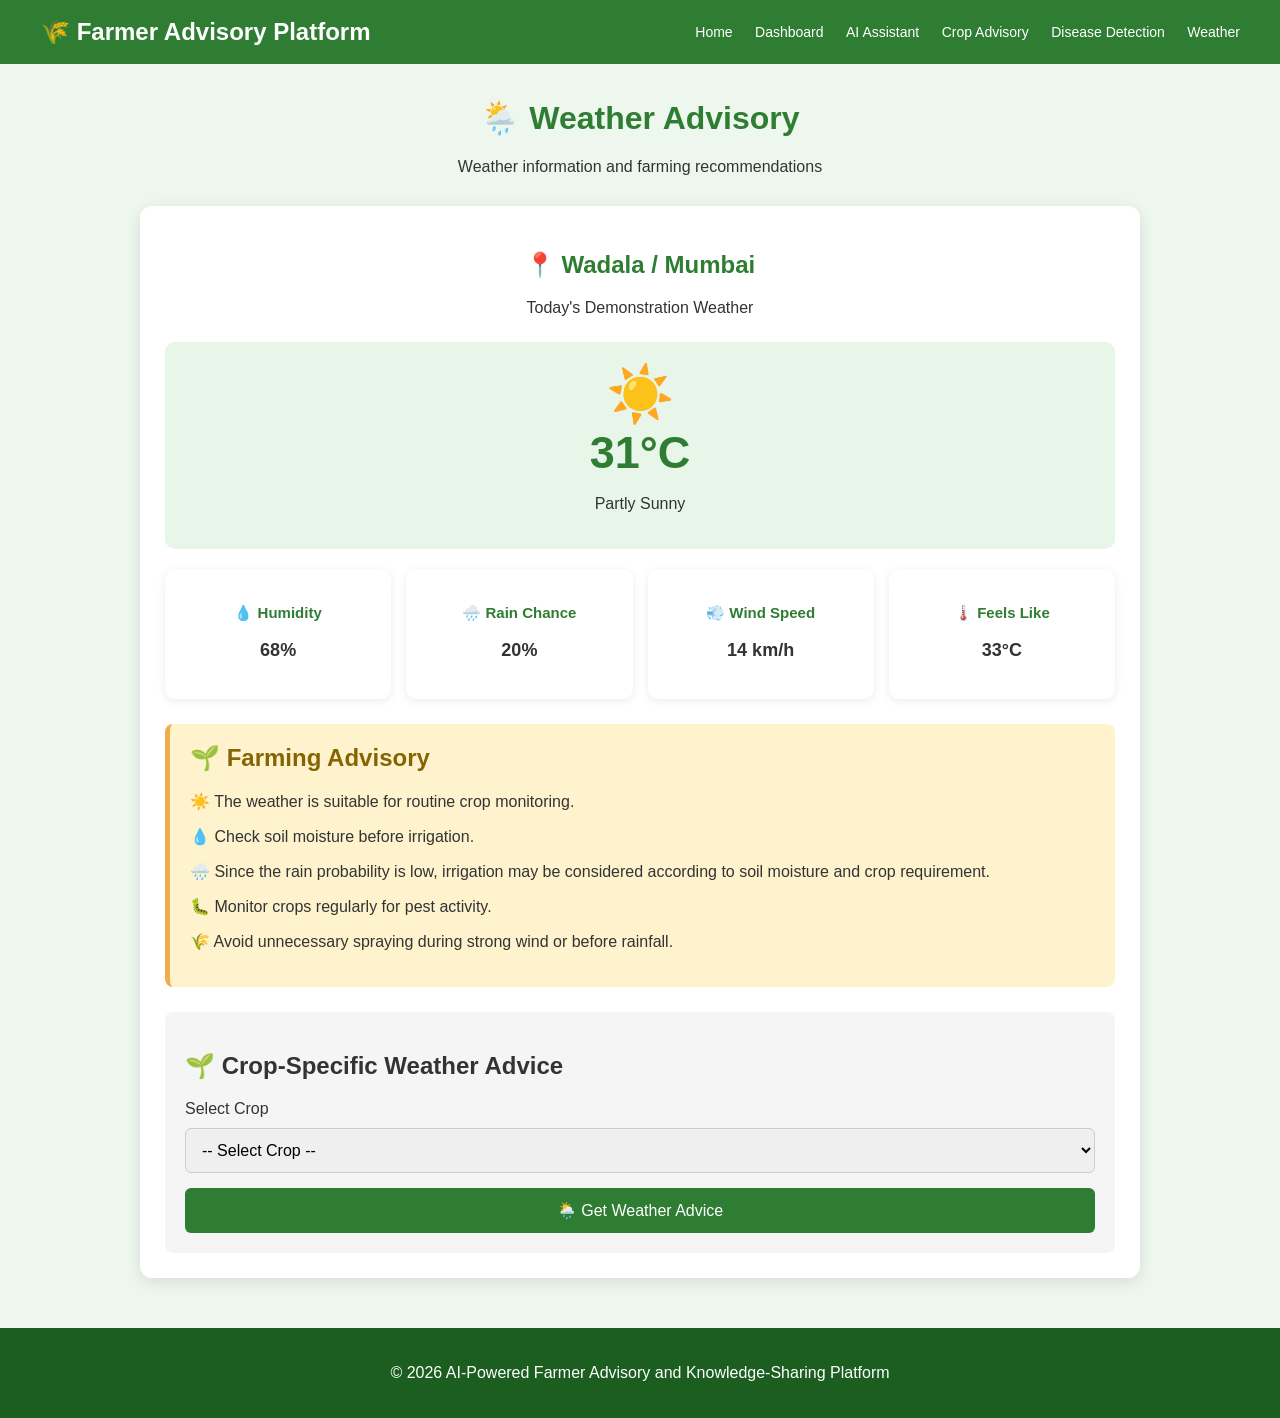
<file: weather.html>
<!DOCTYPE html>
<html lang="en">

<head>

    <meta charset="UTF-8">

    <meta name="viewport" content="width=device-width, initial-scale=1.0">

    <title>Weather Advisory</title>


    <style>

        * {
            box-sizing: border-box;
        }

        body {
            margin: 0;
            font-family: Arial, sans-serif;
            background: #eef7ee;
            color: #333;
        }


        header {
            background: #2e7d32;
            color: white;
            padding: 18px 40px;
        }


        nav {
            display: flex;
            justify-content: space-between;
            align-items: center;
        }


        nav h2 {
            margin: 0;
        }


        nav a {
            color: white;
            text-decoration: none;
            margin-left: 18px;
            font-size: 14px;
        }


        nav a:hover {
            text-decoration: underline;
        }


        .container {
            width: 90%;
            max-width: 1000px;
            margin: 35px auto;
        }


        .title {
            text-align: center;
            margin-bottom: 30px;
        }


        .title h1 {
            color: #2e7d32;
        }


        .weather-box {
            background: white;
            padding: 25px;
            border-radius: 12px;
            box-shadow: 0 4px 15px rgba(0,0,0,0.1);
        }


        .location {
            text-align: center;
            margin-bottom: 25px;
        }


        .location h2 {
            color: #2e7d32;
        }


        .weather-main {
            text-align: center;
            padding: 20px;
            background: #e8f5e9;
            border-radius: 10px;
        }


        .weather-icon {
            font-size: 55px;
        }


        .temperature {
            font-size: 45px;
            font-weight: bold;
            color: #2e7d32;
        }


        .weather-grid {
            display: grid;
            grid-template-columns: repeat(4, 1fr);
            gap: 15px;
            margin-top: 20px;
        }


        .card {
            background: white;
            padding: 20px;
            text-align: center;
            border-radius: 10px;
            box-shadow: 0 2px 8px rgba(0,0,0,0.08);
        }


        .card h3 {
            color: #2e7d32;
            font-size: 15px;
        }


        .card p {
            font-size: 18px;
            font-weight: bold;
        }


        .advisory {
            margin-top: 25px;
            padding: 20px;
            background: #fff3cd;
            border-left: 5px solid #f0ad4e;
            border-radius: 8px;
        }


        .advisory h2 {
            margin-top: 0;
            color: #856404;
        }


        .crop-section {
            margin-top: 25px;
            padding: 20px;
            background: #f5f5f5;
            border-radius: 8px;
        }


        select {
            width: 100%;
            padding: 12px;
            margin-top: 10px;
            border: 1px solid #ccc;
            border-radius: 6px;
            font-size: 16px;
        }


        button {
            width: 100%;
            padding: 13px;
            margin-top: 15px;
            border: none;
            border-radius: 6px;
            background: #2e7d32;
            color: white;
            font-size: 16px;
            cursor: pointer;
        }


        button:hover {
            background: #1b5e20;
        }


        #cropAdvice {
            margin-top: 20px;
            padding: 15px;
            background: #e8f5e9;
            border-radius: 8px;
            display: none;
        }


        footer {
            margin-top: 50px;
            background: #1b5e20;
            color: white;
            text-align: center;
            padding: 20px;
        }


        @media (max-width: 800px) {

            .weather-grid {
                grid-template-columns: repeat(2, 1fr);
            }

            nav {
                flex-direction: column;
                gap: 15px;
            }

        }


        @media (max-width: 500px) {

            .weather-grid {
                grid-template-columns: 1fr;
            }

        }

    </style>

</head>


<body>


<header>

    <nav>

        <h2>🌾 Farmer Advisory Platform</h2>

        <div>

            <a href="index.html">Home</a>

            <a href="dashboard.html">Dashboard</a>

            <a href="ai-assistant.html">AI Assistant</a>

            <a href="crop-advisory.html">Crop Advisory</a>

            <a href="disease-detection.html">Disease Detection</a>

            <a href="weather.html">Weather</a>

        </div>

    </nav>

</header>



<div class="container">


    <div class="title">

        <h1>🌦️ Weather Advisory</h1>

        <p>
            Weather information and farming recommendations
        </p>

    </div>



    <div class="weather-box">


        <div class="location">

            <h2>📍 Wadala / Mumbai</h2>

            <p>Today's Demonstration Weather</p>

        </div>



        <div class="weather-main">

            <div class="weather-icon">
                ☀️
            </div>

            <div class="temperature">
                31°C
            </div>

            <p>
                Partly Sunny
            </p>

        </div>



        <div class="weather-grid">


            <div class="card">

                <h3>💧 Humidity</h3>

                <p>68%</p>

            </div>


            <div class="card">

                <h3>🌧️ Rain Chance</h3>

                <p>20%</p>

            </div>


            <div class="card">

                <h3>💨 Wind Speed</h3>

                <p>14 km/h</p>

            </div>


            <div class="card">

                <h3>🌡️ Feels Like</h3>

                <p>33°C</p>

            </div>


        </div>



        <div class="advisory">

            <h2>🌱 Farming Advisory</h2>

            <p>
                ☀️ The weather is suitable for routine crop monitoring.
            </p>

            <p>
                💧 Check soil moisture before irrigation.
            </p>

            <p>
                🌧️ Since the rain probability is low, irrigation may be
                considered according to soil moisture and crop requirement.
            </p>

            <p>
                🐛 Monitor crops regularly for pest activity.
            </p>

            <p>
                🌾 Avoid unnecessary spraying during strong wind or before rainfall.
            </p>

        </div>



        <div class="crop-section">

            <h2>🌱 Crop-Specific Weather Advice</h2>

            <label>
                Select Crop
            </label>


            <select id="crop">

                <option value="">
                    -- Select Crop --
                </option>

                <option value="tomato">
                    Tomato
                </option>

                <option value="rice">
                    Rice
                </option>

                <option value="wheat">
                    Wheat
                </option>

                <option value="onion">
                    Onion
                </option>

                <option value="cotton">
                    Cotton
                </option>

            </select>


            <button onclick="showCropAdvice()">
                🌦️ Get Weather Advice
            </button>


            <div id="cropAdvice"></div>

        </div>


    </div>

</div>



<footer>

    <p>
        © 2026 AI-Powered Farmer Advisory and Knowledge-Sharing Platform
    </p>

</footer>



<script>


function showCropAdvice() {

    var crop =
        document.getElementById("crop").value;


    var advice =
        document.getElementById("cropAdvice");


    if (crop === "") {

        alert("Please select a crop.");

        return;

    }


    var message = "";


    if (crop === "tomato") {

        message =
            "🍅 Tomato: Monitor soil moisture carefully. Avoid excessive irrigation. During humid weather, regularly check leaves for fungal disease symptoms.";

    }


    else if (crop === "rice") {

        message =
            "🌾 Rice: Maintain appropriate water levels according to the crop stage. Monitor the field after rainfall and check for pest or disease activity.";

    }


    else if (crop === "wheat") {

        message =
            "🌾 Wheat: Avoid unnecessary irrigation when soil moisture is adequate. Monitor temperature and crop condition during the growing period.";

    }


    else if (crop === "onion") {

        message =
            "🧅 Onion: Avoid waterlogging. Good drainage is important. Monitor leaves for disease symptoms during humid or wet conditions.";

    }


    else if (crop === "cotton") {

        message =
            "🌿 Cotton: Monitor soil moisture and inspect plants regularly for pests. Strong winds and heavy rainfall may affect flowering and boll development.";

    }


    advice.innerHTML = message;

    advice.style.display = "block";

}


</script>


</body>

</html>
</file>
<file: style.css>
* {
    margin: 0;
    padding: 0;
    box-sizing: border-box;
}

body {
    font-family: Arial, sans-serif;
    background: #f7faf5;
    color: #26352a;
}


/* NAVBAR */

header {
    background: white;
    box-shadow: 0 2px 10px rgba(0,0,0,0.08);
}

.navbar {
    max-width: 1250px;
    margin: auto;
    padding: 18px 25px;

    display: flex;
    align-items: center;
    justify-content: space-between;
}

.logo {
    font-size: 24px;
    font-weight: bold;
}

.logo span {
    color: #4d8b36;
}

.nav-links {
    display: flex;
    gap: 20px;
    list-style: none;
}

.nav-links a {
    text-decoration: none;
    color: #333;
    font-size: 14px;
}

.nav-links a:hover {
    color: #4d8b36;
}

.auth-buttons {
    display: flex;
    gap: 10px;
}

.login-btn,
.register-btn {
    text-decoration: none;
    padding: 9px 16px;
    border-radius: 6px;
}

.login-btn {
    color: #4d8b36;
}

.register-btn {
    background: #4d8b36;
    color: white;
}


/* HERO */

.hero {
    min-height: 560px;
    max-width: 1250px;
    margin: auto;
    padding: 80px 40px;

    display: flex;
    align-items: center;
    justify-content: space-between;
}

.hero-content {
    max-width: 650px;
}

.welcome {
    color: #4d8b36;
    font-weight: bold;
    letter-spacing: 2px;
    margin-bottom: 15px;
}

.hero h1 {
    font-size: 52px;
    line-height: 1.15;
    margin-bottom: 25px;
}

.hero h1 span {
    color: #4d8b36;
}

.hero p {
    font-size: 18px;
    line-height: 1.7;
    color: #606b62;
}

.hero-buttons {
    margin-top: 30px;
    display: flex;
    gap: 15px;
}

.primary-btn,
.secondary-btn {
    display: inline-block;
    padding: 14px 22px;
    border-radius: 8px;
    text-decoration: none;
    font-weight: bold;
}

.primary-btn {
    background: #4d8b36;
    color: white;
}

.secondary-btn {
    border: 2px solid #4d8b36;
    color: #4d8b36;
}


/* HERO IMAGE */

.hero-image {
    width: 420px;
    height: 350px;
    border-radius: 25px;

    background: #dcebd5;

    display: flex;
    flex-direction: column;
    align-items: center;
    justify-content: center;
}

.farmer-icon {
    font-size: 150px;
}

.crop-icons {
    font-size: 45px;
    margin-top: 20px;
}


/* FEATURES */

.features {
    background: white;
    padding: 70px 30px;
}

.section-title {
    text-align: center;
    margin-bottom: 40px;
}

.section-title p {
    color: #4d8b36;
    font-weight: bold;
}

.section-title h2 {
    font-size: 36px;
    margin-top: 10px;
}

.feature-container {
    max-width: 1200px;
    margin: auto;

    display: grid;
    grid-template-columns: repeat(3, 1fr);
    gap: 25px;
}

.feature-card {
    padding: 30px;
    border: 1px solid #e4e9e2;
    border-radius: 12px;
    background: #fff;
    transition: 0.3s;
}

.feature-card:hover {
    transform: translateY(-5px);
    box-shadow: 0 8px 25px rgba(0,0,0,0.08);
}

.icon {
    font-size: 40px;
    margin-bottom: 15px;
}

.feature-card h3 {
    margin-bottom: 12px;
}

.feature-card p {
    color: #68736b;
    line-height: 1.6;
    margin-bottom: 15px;
}

.feature-card a {
    color: #4d8b36;
    text-decoration: none;
    font-weight: bold;
}


/* AI SECTION */

.ai-section {
    max-width: 1100px;
    margin: 70px auto;

    padding: 50px;

    display: flex;
    gap: 60px;
    align-items: center;

    background: #edf5e9;
    border-radius: 20px;
}

.ai-content {
    flex: 1;
}

.ai-content > p:first-child {
    color: #4d8b36;
    font-weight: bold;
}

.ai-content h2 {
    font-size: 36px;
    margin: 15px 0;
}

.ai-content p {
    line-height: 1.7;
    margin-bottom: 25px;
}

.ai-box {
    width: 400px;
    background: white;
    padding: 20px;
    border-radius: 12px;
    box-shadow: 0 5px 20px rgba(0,0,0,0.08);
}

.chat-header {
    font-weight: bold;
    padding-bottom: 15px;
    border-bottom: 1px solid #ddd;
}

.chat-message {
    margin-top: 15px;
    padding: 12px;
    border-radius: 10px;
    line-height: 1.5;
}

.farmer {
    background: #eee;
}

.ai {
    background: #e1f0dc;
}


/* FOOTER */

footer {
    background: #26352a;
    color: white;
    padding: 40px;
    text-align: center;
}

.footer-content p {
    margin-top: 10px;
    color: #cbd4cc;
}

.copyright {
    font-size: 13px;
}


/* MOBILE */

@media (max-width: 900px) {

    .nav-links {
        display: none;
    }

    .hero {
        flex-direction: column;
        text-align: center;
        gap: 40px;
    }

    .hero h1 {
        font-size: 40px;
    }

    .hero-buttons {
        justify-content: center;
    }

    .feature-container {
        grid-template-columns: 1fr;
    }

    .ai-section {
        margin: 40px 20px;
        flex-direction: column;
    }

    .ai-box {
        width: 100%;
    }

}


/* Homepage navigation */
.site-header {
    position: sticky;
    top: 0;
    z-index: 1000;
    background: #ffffff;
    box-shadow: 0 3px 15px rgba(0, 0, 0, 0.07);
}

.nav-container {
    width: 94%;
    max-width: 1450px;
    min-height: 82px;
    margin: auto;
    display: flex;
    align-items: center;
    justify-content: space-between;
    gap: 24px;
}

.brand {
    display: flex;
    align-items: center;
    gap: 8px;
    flex-shrink: 0;
    color: #193d29;
    font-size: 25px;
    font-weight: 800;
    white-space: nowrap;
}

.brand-icon {
    font-size: 29px;
}

.brand-green {
    color: #348348;
}

.main-nav {
    display: flex;
    align-items: center;
    justify-content: flex-end;
    flex-wrap: wrap;
    gap: 5px;
}

.main-nav > a,
.nav-auth > a {
    padding: 9px 10px;
    color: #263b2d;
    font-size: 13px;
    font-weight: 600;
    border-radius: 7px;
}

.main-nav > a:hover,
.nav-auth > a:hover {
    background: #edf7ef;
    color: #237a45;
}

.nav-auth {
    display: flex;
    align-items: center;
    gap: 8px;
    margin-left: 5px;
}

.nav-auth .register-btn {
    background: #398447;
    color: white;
    padding: 11px 17px;
}

.nav-auth .register-btn:hover {
    background: #236534;
    color: white;
}

.menu-toggle {
    display: none;
}

@media (max-width: 1050px) {
    .nav-container {
        flex-wrap: wrap;
        padding: 15px 0;
    }

    .menu-toggle {
        display: block;
        font-size: 24px;
        padding: 7px 13px;
    }

    .main-nav {
        display: none;
        width: 100%;
        align-items: stretch;
        flex-direction: column;
        gap: 4px;
    }

    .main-nav.open {
        display: flex;
    }

    .main-nav > a {
        padding: 11px 13px;
    }

    .nav-auth {
        margin: 5px 0;
        justify-content: flex-start;
    }
    
}


/* FINAL NAVBAR FIX */

.site-header {
    position: sticky;
    top: 0;
    z-index: 1000;
    width: 100%;
    background: #ffffff;
    border-bottom: 1px solid #e6eee7;
    box-shadow: 0 4px 16px rgba(25, 61, 41, 0.07);
}

.nav-container {
    width: 96%;
    max-width: 1600px;
    min-height: 86px;
    margin: 0 auto;
    display: flex;
    align-items: center;
    justify-content: space-between;
    gap: 25px;
}

.brand,
.brand:link,
.brand:visited,
.brand:hover,
.brand:active {
    display: inline-flex;
    align-items: center;
    gap: 8px;
    flex-shrink: 0;
    color: #193d29;
    font-size: 26px;
    font-weight: 800;
    text-decoration: none !important;
    white-space: nowrap;
}

.brand-green {
    color: #398447;
}

.main-nav {
    display: flex;
    align-items: center;
    justify-content: flex-end;
    flex-wrap: nowrap;
    gap: 3px;
}

.main-nav a,
.main-nav a:link,
.main-nav a:visited,
.main-nav a:hover,
.main-nav a:active {
    display: inline-flex;
    align-items: center;
    justify-content: center;
    padding: 10px 9px;
    border-radius: 8px;
    color: #34483a;
    font-size: 13px;
    font-weight: 600;
    line-height: 1.4;
    text-decoration: none !important;
    white-space: nowrap;
    transition: background 0.2s, color 0.2s;
}

.main-nav > a:hover,
.nav-auth > a:hover {
    background: #edf7ef;
    color: #237a45;
}

.nav-auth {
    display: flex;
    align-items: center;
    gap: 6px;
    margin-left: 6px;
}

.main-nav .register-btn,
.main-nav .register-btn:link,
.main-nav .register-btn:visited {
    background: #398447;
    color: white;
    padding: 12px 17px;
}

.main-nav .register-btn:hover {
    background: #236534;
    color: white;
}

.menu-toggle {
    display: none;
}

@media (max-width: 1250px) {
    .nav-container {
        flex-wrap: wrap;
        padding: 14px 0;
    }

    .menu-toggle {
        display: block;
    }

    .main-nav {
        display: none;
        width: 100%;
        flex-direction: column;
        align-items: stretch;
        gap: 4px;
    }

    .main-nav.open {
        display: flex;
    }

    .main-nav a {
        justify-content: flex-start;
        padding: 12px;
    }

    .nav-auth {
        margin: 5px 0;
    }
}

/* FEATURE CARDS - IMPROVED DESIGN */

.features {
    padding: 75px 5%;
    background: #ffffff;
}

.section-title {
    max-width: 750px;
    margin: 0 auto 45px;
    text-align: center;
}

.section-title > p:first-child {
    color: #398447;
    font-size: 13px;
    letter-spacing: 2px;
    font-weight: 700;
}

.section-title h2 {
    margin: 12px 0;
    color: #203b29;
    font-size: clamp(27px, 4vw, 38px);
}

.section-title .section-description {
    color: #6b786e;
    letter-spacing: 0;
    font-weight: 400;
}

.feature-container {
    width: 100%;
    max-width: 1200px;
    margin: auto;
    display: grid;
    grid-template-columns: repeat(3, minmax(0, 1fr));
    gap: 24px;
}

.feature-card {
    display: flex;
    flex-direction: column;
    align-items: flex-start;
    min-height: 265px;
    padding: 28px;
    border: 1px solid #e3ece4;
    border-radius: 16px;
    background: #ffffff;
    box-shadow: 0 5px 20px rgba(31, 75, 43, 0.05);
    transition: transform 0.25s, box-shadow 0.25s;
}

.feature-card:hover {
    transform: translateY(-6px);
    box-shadow: 0 14px 30px rgba(31, 75, 43, 0.12);
    border-color: #c8dfcb;
}

.feature-card .icon {
    display: flex;
    align-items: center;
    justify-content: center;
    width: 58px;
    height: 58px;
    margin-bottom: 20px;
    border-radius: 14px;
    background: #edf7ef;
    font-size: 30px;
}

.feature-card h3 {
    margin-bottom: 12px;
    color: #203b29;
    font-size: 20px;
}

.feature-card p {
    margin-bottom: 20px;
    color: #68766c;
    line-height: 1.7;
}

.feature-card a {
    margin-top: auto;
    color: #348047;
    font-weight: 700;
    text-decoration: none !important;
}

.feature-card a:hover {
    color: #165c32;
}

/* FOOTER */

.site-footer {
    padding: 60px 5% 0;
    background: #173b28;
    color: #ffffff;
}

.footer-container {
    max-width: 1250px;
    margin: auto;
    display: grid;
    grid-template-columns: 1.5fr 1fr 1fr 1.4fr;
    gap: 35px;
}

.footer-logo,
.footer-logo:visited,
.footer-logo:hover {
    display: inline-block;
    margin-bottom: 18px;
    color: #ffffff;
    font-size: 25px;
    font-weight: 800;
    text-decoration: none !important;
}

.footer-logo span {
    color: #9bd39d;
}

.footer-about p,
.footer-contact p {
    color: #d1dfd4;
    font-size: 14px;
    line-height: 1.8;
    overflow-wrap: anywhere;
}

.footer-container h3 {
    margin-bottom: 20px;
    color: #ffffff;
    font-size: 17px;
}

.footer-links {
    display: flex;
    flex-direction: column;
    align-items: flex-start;
    gap: 12px;
}

.footer-links a {
    color: #d1dfd4;
    font-size: 14px;
    text-decoration: none !important;
}

.footer-links a:hover {
    color: #a6e2ac;
}

.footer-contact p {
    margin-bottom: 12px;
}

.footer-contact-btn {
    display: inline-block;
    margin-top: 10px;
    padding: 11px 16px;
    border-radius: 8px;
    background: #398447;
    color: #ffffff;
    font-weight: 700;
    text-decoration: none !important;
}

.footer-contact-btn:hover {
    background: #4c9a5a;
    color: #ffffff;
}

.footer-bottom {
    max-width: 1250px;
    margin: 45px auto 0;
    padding: 22px 0;
    border-top: 1px solid rgba(255, 255, 255, 0.17);
    text-align: center;
}

.footer-bottom p {
    margin: 5px 0;
    color: #d1dfd4;
    font-size: 13px;
}

/* RESPONSIVE FEATURE CARDS AND FOOTER */

@media (max-width: 950px) {
    .feature-container {
        grid-template-columns: repeat(2, minmax(0, 1fr));
    }

    .footer-container {
        grid-template-columns: repeat(2, minmax(0, 1fr));
    }
}

@media (max-width: 600px) {
    .features {
        padding: 50px 20px;
    }

    .feature-container,
    .footer-container {
        grid-template-columns: 1fr;
    }

    .feature-card {
        min-height: auto;
        padding: 23px;
    }

    .site-footer {
        padding: 45px 24px 0;
    }
}


/* Extra mobile responsiveness */

html,
body {
    width: 100%;
    max-width: 100%;
    overflow-x: clip;
}

@media (max-width: 600px) {
    .hero {
        min-height: auto;
        padding: 45px 20px;
        gap: 25px;
    }

    .hero h1 {
        font-size: 34px;
    }

    .hero p {
        font-size: 16px;
    }

    .hero-image {
        width: 100%;
        max-width: 350px;
        height: 260px;
    }

    .farmer-icon {
        font-size: 110px;
    }

    .hero-buttons {
        flex-wrap: wrap;
    }

    .ai-section {
        padding: 25px 18px;
    }

    .ai-content h2 {
        font-size: 28px;
    }

    .footer-container {
        grid-template-columns: minmax(0, 1fr);
    }

    .feature-container {
        grid-template-columns: minmax(0, 1fr);
    }
}
</file>
